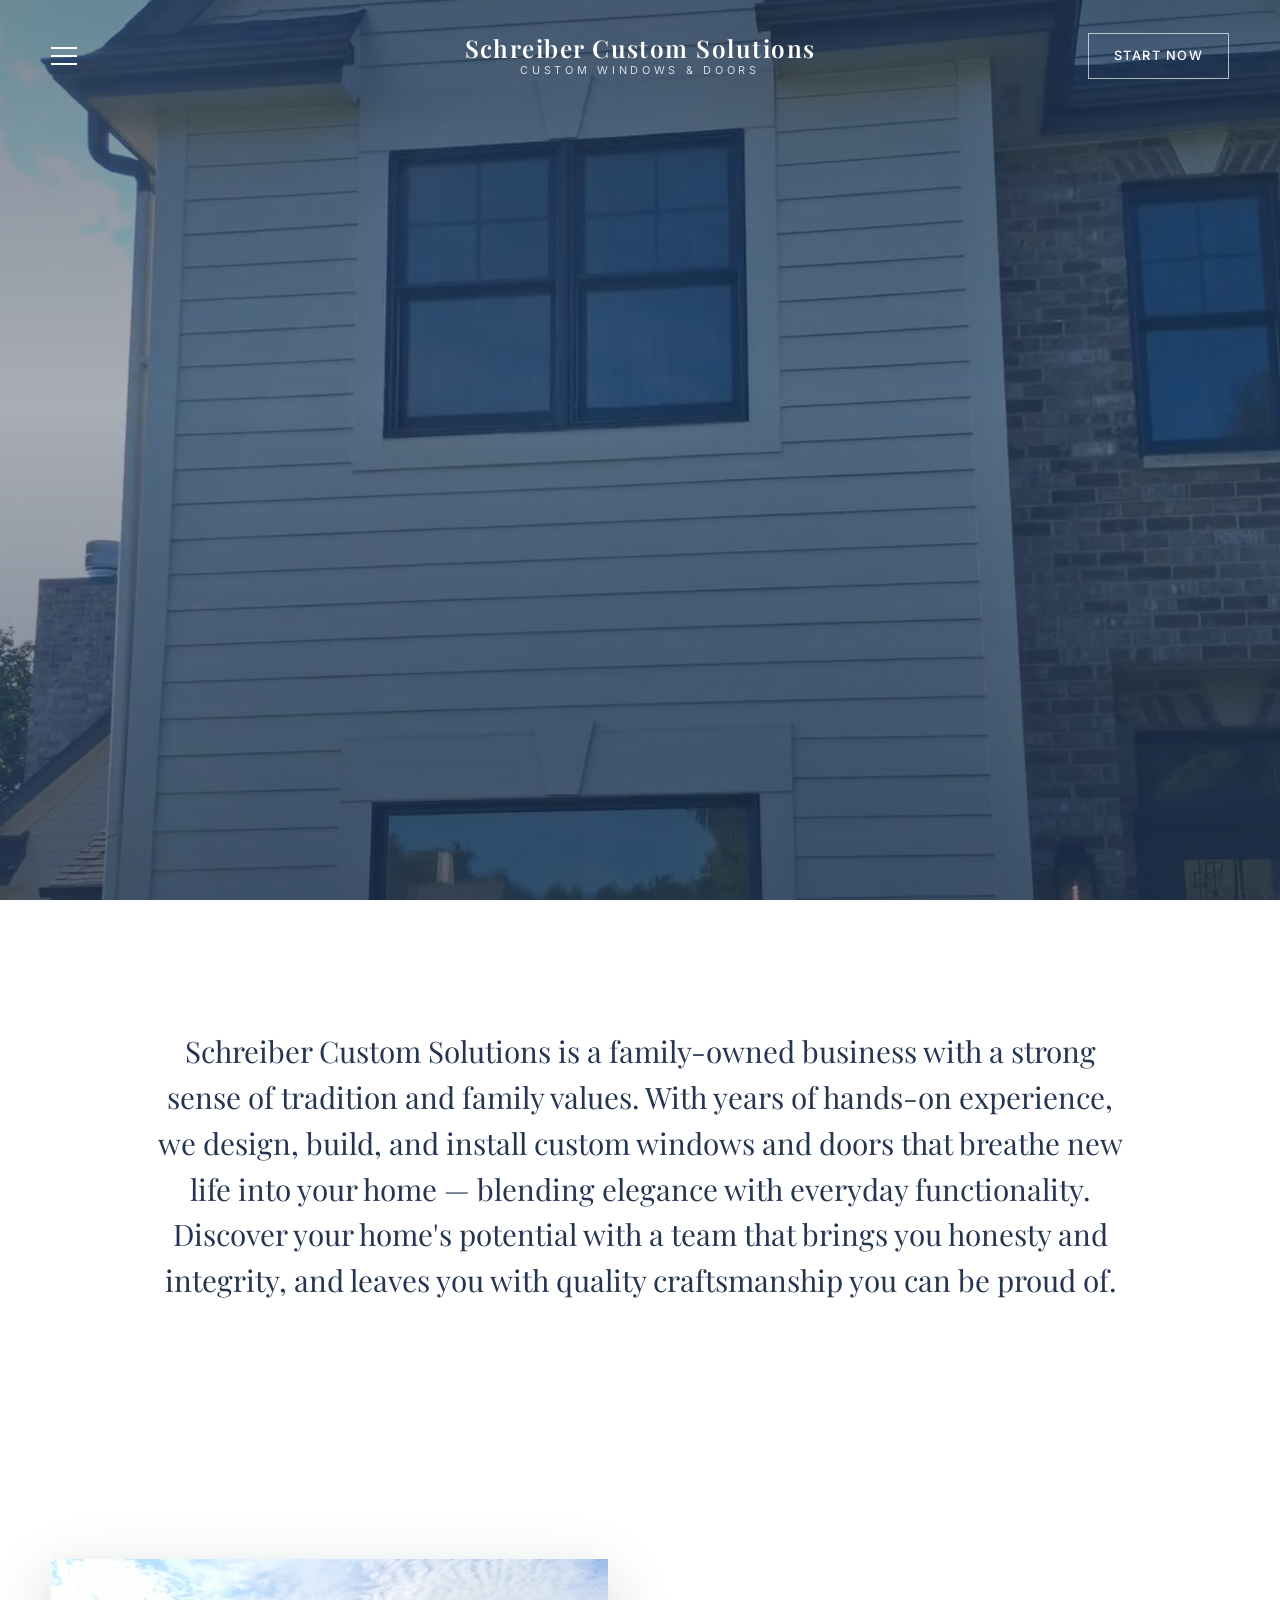
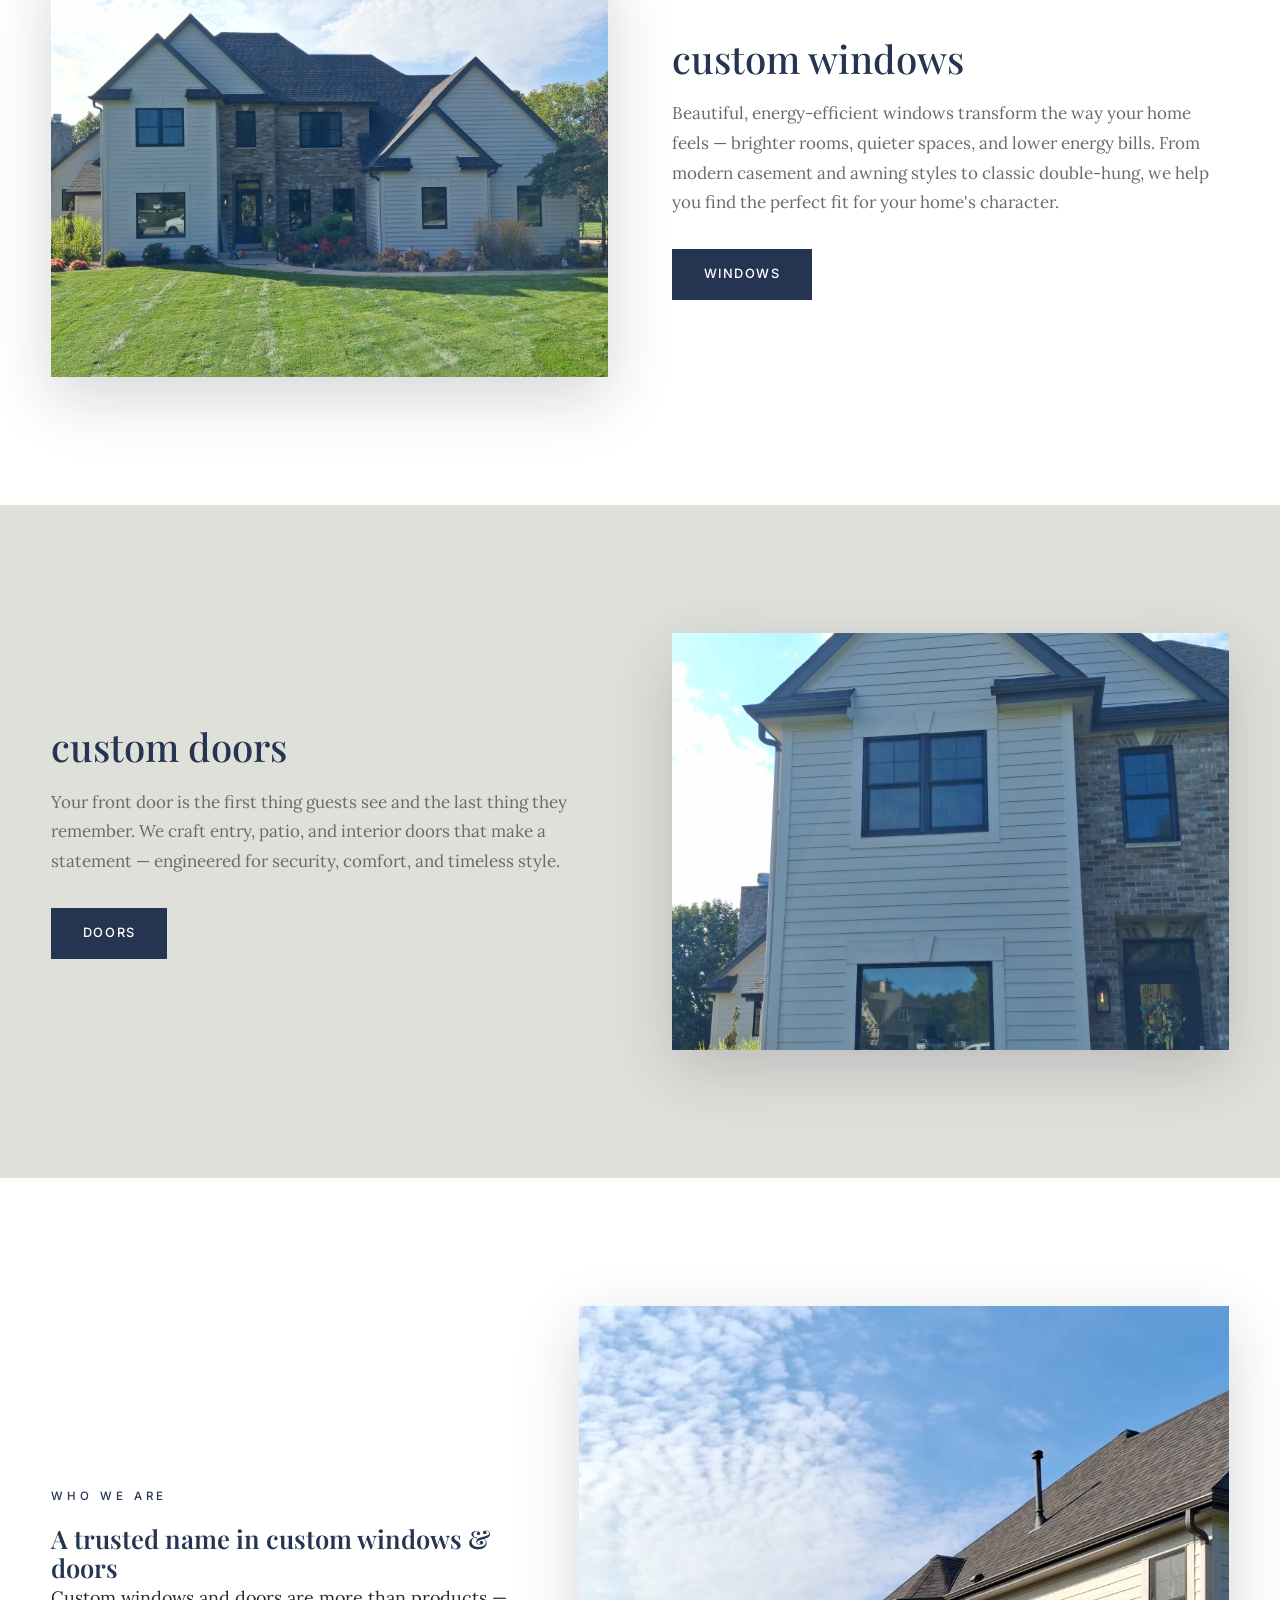
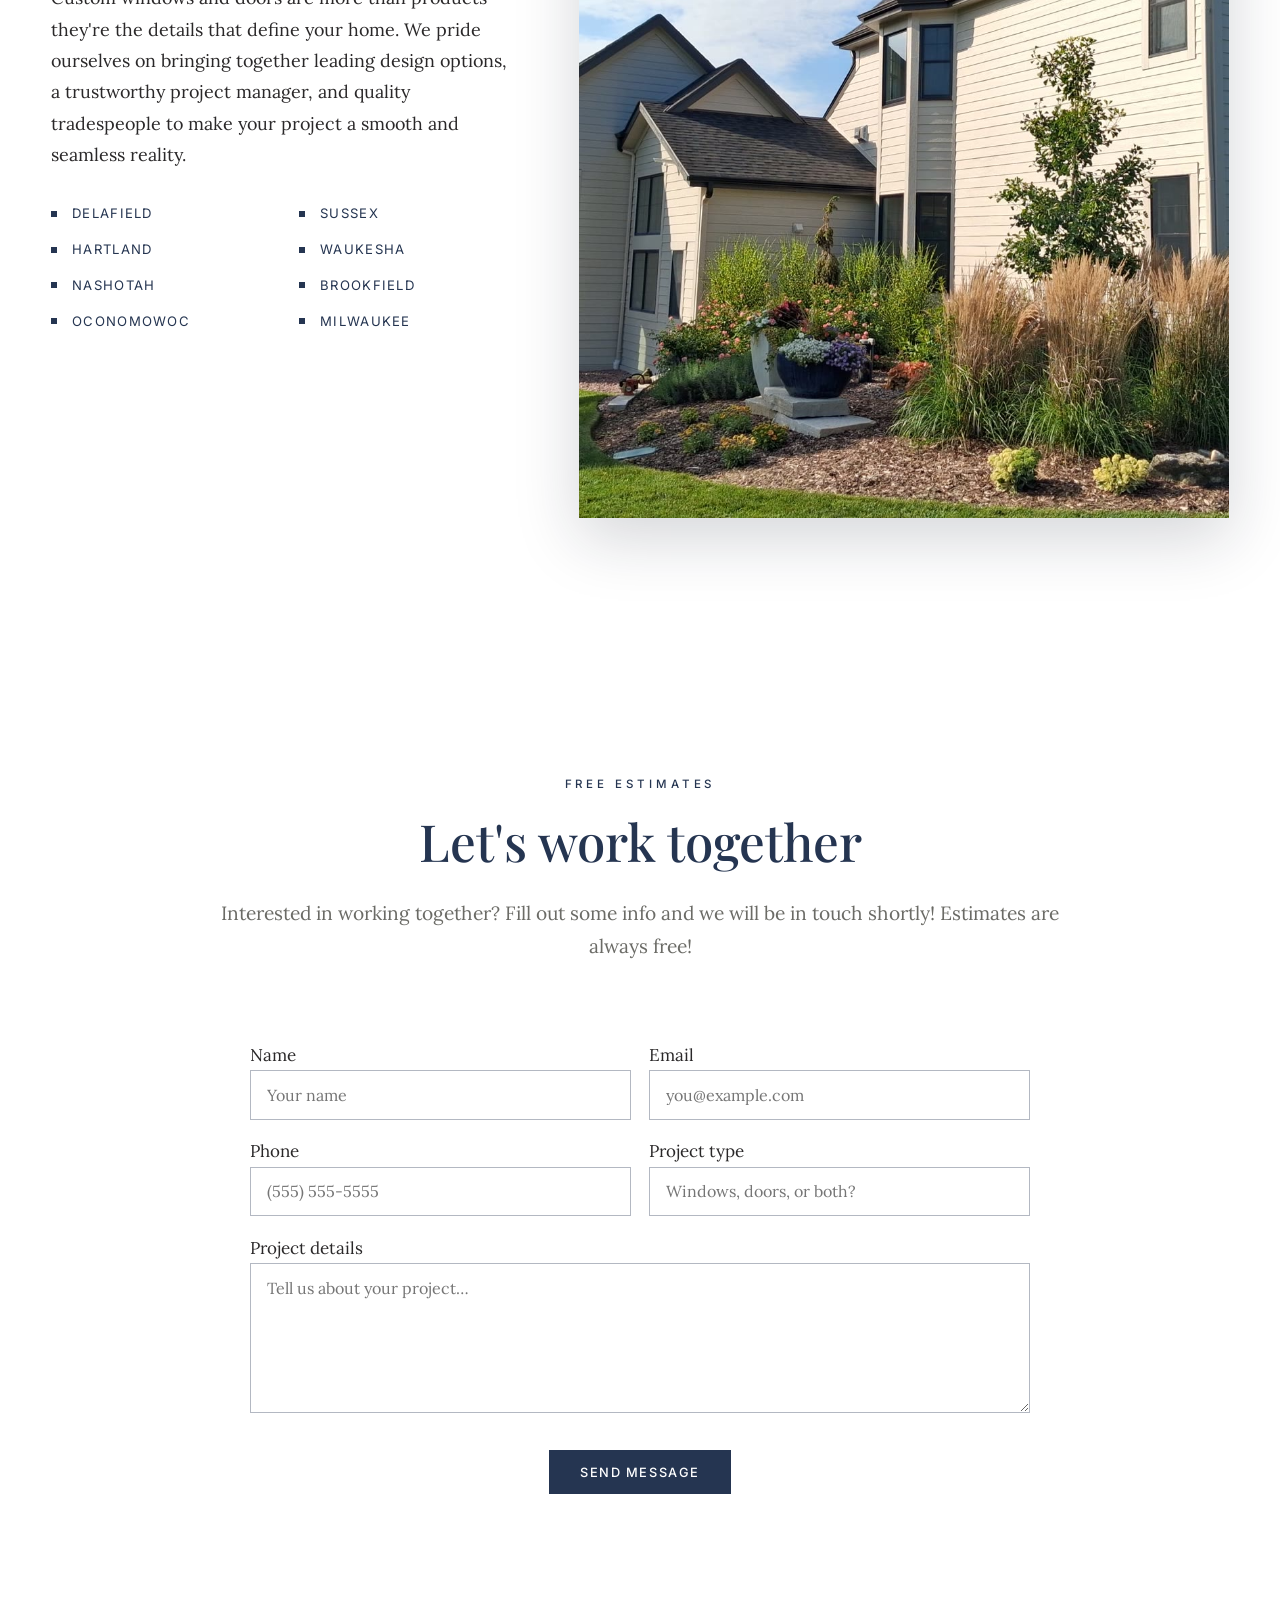
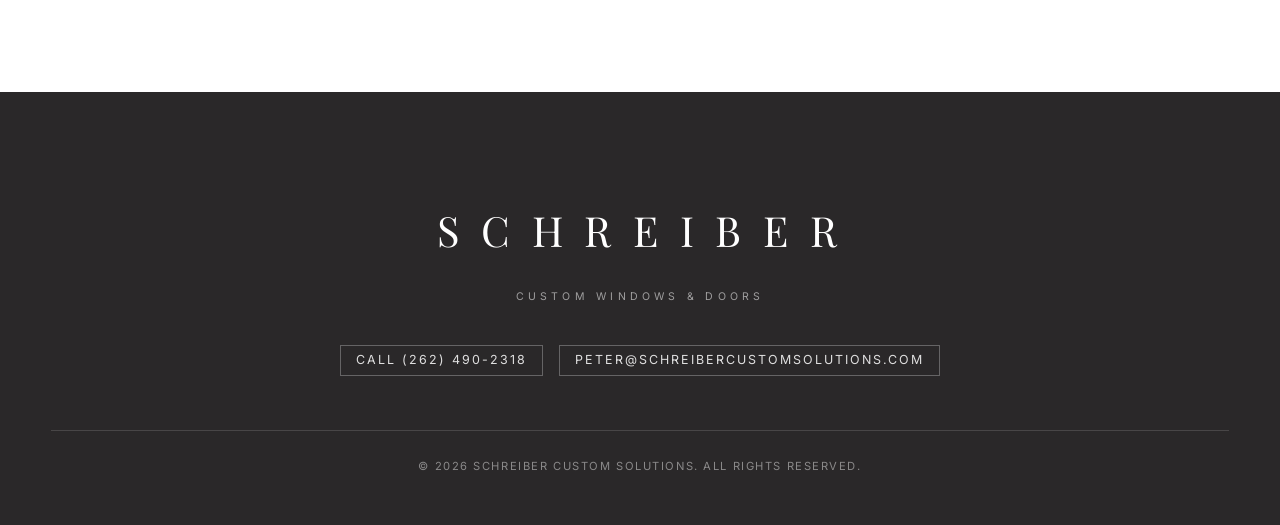
<file: index.html>
<!DOCTYPE html>
<html lang="en">
<head>
  <meta charset="UTF-8" />
  <meta name="viewport" content="width=device-width, initial-scale=1.0" />
  <title>Schreiber Custom Solutions — Custom Windows &amp; Doors</title>
  <meta name="description" content="Family-owned custom windows and doors. Design, build, and installation with honest craftsmanship. Free estimates." />
  <link rel="icon" href="data:image/svg+xml,%3Csvg xmlns='http://www.w3.org/2000/svg' viewBox='0 0 64 64'%3E%3Crect width='64' height='64' fill='%23253551'/%3E%3Ctext x='32' y='45' font-family='Georgia,serif' font-size='38' fill='%23fff' text-anchor='middle'%3ES%3C/text%3E%3C/svg%3E" />
  <link rel="preconnect" href="https://fonts.googleapis.com" />
  <link rel="preconnect" href="https://fonts.gstatic.com" crossorigin />
  <link href="https://fonts.googleapis.com/css2?family=Playfair+Display:ital,wght@0,400;0,500;0,600;1,400&family=Lora:ital,wght@0,400;0,500;1,400&family=Inter:wght@400;500;600&display=swap" rel="stylesheet" />
  <link rel="stylesheet" href="css/style.css" />
</head>
<body>

  <!-- ================= HEADER ================= -->
  <header class="site-header" id="site-header">
    <div class="header-inner">
      <button class="menu-toggle" aria-label="Open menu" aria-expanded="false">
        <span class="bar"></span><span class="bar"></span><span class="bar"></span>
      </button>

      <nav class="main-nav main-nav--left" aria-label="Primary">
        <a href="index.html" class="is-active">Home</a>
        <a href="windows.html">Windows</a>
        <a href="doors.html">Doors</a>
      </nav>

      <a href="index.html" class="brand">
        <span class="brand-name">Schreiber Custom Solutions</span>
        <span class="brand-tag">Custom Windows &amp; Doors</span>
      </a>

      <nav class="main-nav main-nav--right" aria-label="Secondary">
        <a href="testimonials.html">Testimonials</a>
        <a href="contact-us.html">Contact Us</a>
        <a href="our-story.html">Our Story</a>
        <a href="blog.html">Blog</a>
      </nav>

      <div class="header-cta">
        <a href="contact-us.html" class="btn btn-ghost">Start Now</a>
      </div>
    </div>
  </header>

  <!-- Mobile menu overlay -->
  <div class="mobile-menu" id="mobile-menu">
    <button class="mobile-menu-close" aria-label="Close menu">&times;</button>
    <a href="index.html">Home</a>
    <a href="windows.html">Windows</a>
    <a href="doors.html">Doors</a>
    <a href="testimonials.html">Testimonials</a>
    <a href="contact-us.html">Contact Us</a>
    <a href="our-story.html">Our Story</a>
    <a href="blog.html">Blog</a>
    <a href="contact-us.html" class="btn btn-light">Start Now</a>
  </div>

  <main id="page">

    <!-- ================= HERO (video background) ================= -->
    <section class="hero" aria-label="Intro">
      <div class="hero-media">
        <video autoplay muted loop playsinline poster="media/hero-poster.jpg">
          <source src="media/hero.mp4" type="video/mp4" />
        </video>
      </div>
      <div class="hero-overlay"></div>
    </section>

    <!-- ================= INTRO ================= -->
    <section class="section">
      <div class="wrap">
        <div class="intro-band" data-reveal>
          <p>
            Schreiber Custom Solutions is a family-owned business with a strong
            sense of tradition and family values. With years of hands-on
            experience, we design, build, and install custom windows and doors
            that breathe new life into your home — blending elegance with
            everyday functionality. Discover your home's potential with a team
            that brings you honesty and integrity, and leaves you with quality
            craftsmanship you can be proud of.
          </p>
        </div>
      </div>
    </section>

    <!-- ================= FEATURE: WINDOWS ================= -->
    <section class="section">
      <div class="wrap">
        <div class="feature-grid" data-reveal>
          <div class="feature-media">
            <img src="media/photo-2.jpg" alt="Custom window installation" loading="lazy" />
          </div>
          <div class="feature-copy">
            <h3>custom windows</h3>
            <p>
              Beautiful, energy-efficient windows transform the way your home
              feels — brighter rooms, quieter spaces, and lower energy bills.
              From modern casement and awning styles to classic double-hung,
              we help you find the perfect fit for your home's character.
            </p>
            <a href="windows.html" class="btn btn-primary">Windows</a>
          </div>
        </div>
      </div>
    </section>

    <!-- ================= FEATURE: DOORS ================= -->
    <section class="section section--light">
      <div class="wrap">
        <div class="feature-grid" data-reveal>
          <div class="feature-copy">
            <h3>custom doors</h3>
            <p>
              Your front door is the first thing guests see and the last thing
              they remember. We craft entry, patio, and interior doors that
              make a statement — engineered for security, comfort, and
              timeless style.
            </p>
            <a href="doors.html" class="btn btn-primary">Doors</a>
          </div>
          <div class="feature-media feature-media--second">
            <img src="media/photo-1.jpg" alt="Custom door installation" loading="lazy" />
          </div>
        </div>
      </div>
    </section>

    <!-- ================= STORY / SERVICE AREA ================= -->
    <section class="section">
      <div class="wrap">
        <div class="story-grid" data-reveal>
          <div class="story-copy">
            <span class="kicker">Who we are</span>
            <h2>A trusted name in custom windows &amp; doors</h2>
            <p>
              Custom windows and doors are more than products — they're the
              details that define your home. We pride ourselves on bringing
              together leading design options, a trustworthy project manager,
              and quality tradespeople to make your project a smooth and
              seamless reality.
            </p>
            <!-- TODO: replace service area list with Pete's real coverage -->
            <ul class="story-list">
              <li>Delafield</li>
              <li>Hartland</li>
              <li>Nashotah</li>
              <li>Oconomowoc</li>
              <li>Sussex</li>
              <li>Waukesha</li>
              <li>Brookfield</li>
              <li>Milwaukee</li>
            </ul>
          </div>
          <div class="story-media">
            <img src="media/photo-4.jpg" alt="Finished custom windows and doors project" loading="lazy" />
          </div>
        </div>
      </div>
    </section>

    <!-- ================= LET'S WORK TOGETHER ================= -->
    <section class="section" id="work-together">
      <div class="wrap">
        <div class="section-head" data-reveal>
          <span class="kicker">Free estimates</span>
          <h2>Let's work together</h2>
          <p class="lead">
            Interested in working together? Fill out some info and we will be
            in touch shortly! Estimates are always free!
          </p>
        </div>

        <form class="contact-form form-grid" data-reveal novalidate>
          <label class="form-field">
            <span>Name</span>
            <input type="text" name="name" placeholder="Your name" required />
          </label>
          <label class="form-field">
            <span>Email</span>
            <input type="email" name="email" placeholder="you@example.com" required />
          </label>
          <label class="form-field">
            <span>Phone</span>
            <input type="tel" name="phone" placeholder="(555) 555-5555" />
          </label>
          <label class="form-field">
            <span>Project type</span>
            <input type="text" name="project" placeholder="Windows, doors, or both?" />
          </label>
          <label class="form-field form-field--full">
            <span>Project details</span>
            <textarea name="message" placeholder="Tell us about your project…"></textarea>
          </label>
          <div class="form-actions">
            <button type="submit" class="btn btn-primary">Send Message</button>
          </div>
          <p class="form-status" aria-live="polite"></p>
        </form>
      </div>
    </section>

  </main>

  <!-- ================= FOOTER ================= -->
  <footer class="site-footer">
    <div class="wrap">
      <div class="footer-brand">S C H R E I B E R</div>
      <div class="footer-tag">Custom Windows &amp; Doors</div>
      <div class="footer-contact">
        <!-- Contact details are set in js/main.js (SITE_CONFIG) -->
        <a href="tel:+12624902318" data-phone-link>Call (262) 490-2318</a>
        <a href="mailto:peter@schreibercustomsolutions.com" data-email-link>peter@schreibercustomsolutions.com</a>
      </div>
      <div class="footer-bottom">© 2026 Schreiber Custom Solutions. All rights reserved.</div>
    </div>
  </footer>

  <script src="js/main.js"></script>
</body>
</html>
</file>
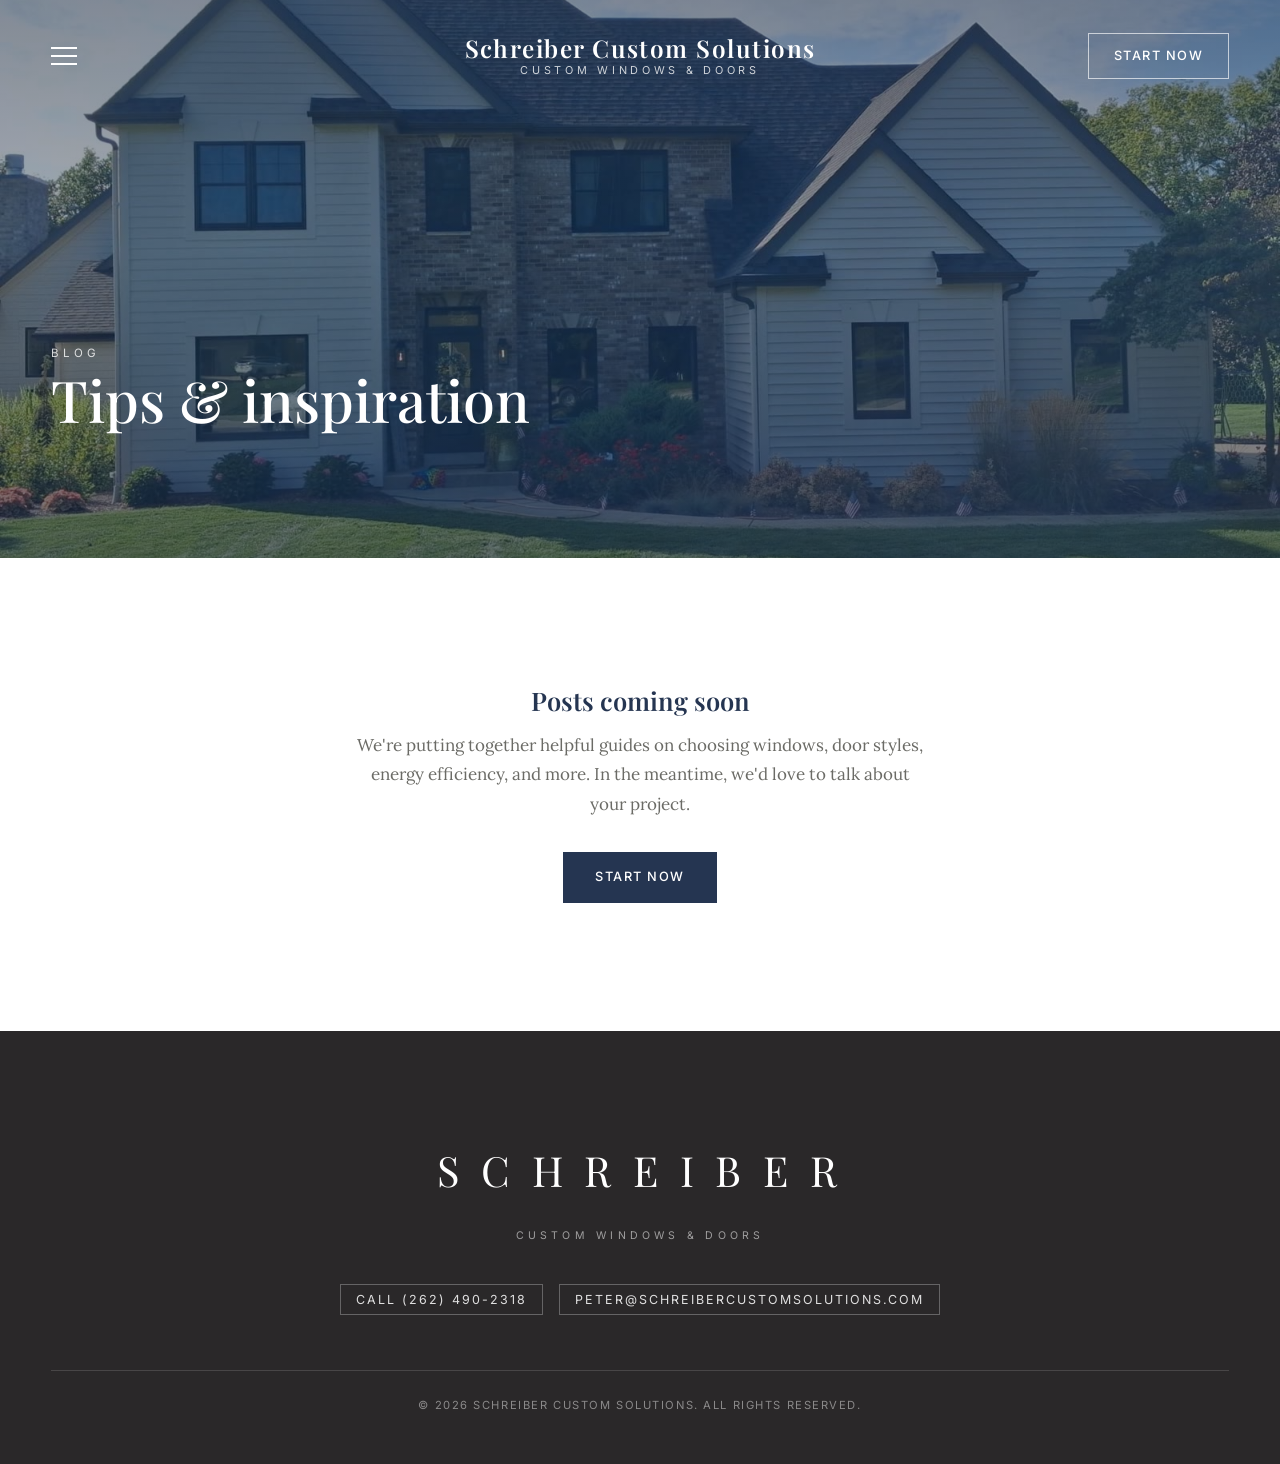
<file: blog.html>
<!DOCTYPE html>
<html lang="en">
<head>
  <meta charset="UTF-8" />
  <meta name="viewport" content="width=device-width, initial-scale=1.0" />
  <title>Blog — Schreiber Custom Solutions</title>
  <meta name="description" content="Tips and inspiration for choosing custom windows and doors." />
  <link rel="icon" href="data:image/svg+xml,%3Csvg xmlns='http://www.w3.org/2000/svg' viewBox='0 0 64 64'%3E%3Crect width='64' height='64' fill='%23253551'/%3E%3Ctext x='32' y='45' font-family='Georgia,serif' font-size='38' fill='%23fff' text-anchor='middle'%3ES%3C/text%3E%3C/svg%3E" />
  <link rel="preconnect" href="https://fonts.googleapis.com" />
  <link rel="preconnect" href="https://fonts.gstatic.com" crossorigin />
  <link href="https://fonts.googleapis.com/css2?family=Playfair+Display:ital,wght@0,400;0,500;0,600;1,400&family=Lora:ital,wght@0,400;0,500;1,400&family=Inter:wght@400;500;600&display=swap" rel="stylesheet" />
  <link rel="stylesheet" href="css/style.css" />
</head>
<body>

  <!-- ================= HEADER ================= -->
  <header class="site-header">
    <div class="header-inner">
      <button class="menu-toggle" aria-label="Open menu" aria-expanded="false">
        <span class="bar"></span><span class="bar"></span><span class="bar"></span>
      </button>

      <nav class="main-nav main-nav--left" aria-label="Primary">
        <a href="index.html">Home</a>
        <a href="windows.html">Windows</a>
        <a href="doors.html">Doors</a>
      </nav>

      <a href="index.html" class="brand">
        <span class="brand-name">Schreiber Custom Solutions</span>
        <span class="brand-tag">Custom Windows &amp; Doors</span>
      </a>

      <nav class="main-nav main-nav--right" aria-label="Secondary">
        <a href="testimonials.html">Testimonials</a>
        <a href="contact-us.html">Contact Us</a>
        <a href="our-story.html">Our Story</a>
        <a href="blog.html" class="is-active">Blog</a>
      </nav>

      <div class="header-cta">
        <a href="contact-us.html" class="btn btn-ghost">Start Now</a>
      </div>
    </div>
  </header>

  <!-- Mobile menu overlay -->
  <div class="mobile-menu">
    <button class="mobile-menu-close" aria-label="Close menu">&times;</button>
    <a href="index.html">Home</a>
    <a href="windows.html">Windows</a>
    <a href="doors.html">Doors</a>
    <a href="testimonials.html">Testimonials</a>
    <a href="contact-us.html">Contact Us</a>
    <a href="our-story.html">Our Story</a>
    <a href="blog.html">Blog</a>
    <a href="contact-us.html" class="btn btn-light">Start Now</a>
  </div>

  <main id="page">

    <!-- ================= HERO ================= -->
    <section class="hero hero--page" aria-label="Blog">
      <div class="hero-media">
        <img src="media/photo-2.jpg" alt="Custom windows and doors tips" />
      </div>
      <div class="hero-overlay"></div>
      <div class="hero-content">
        <span class="hero-kicker">Blog</span>
        <h1>Tips &amp; inspiration</h1>
      </div>
    </section>

    <!-- ================= BLOG (placeholder) ================= -->
    <!-- TODO: add real posts here. Each post can be a simple article card
         linking to its own page, or replace this section with a CMS. -->
    <section class="blog-empty">
      <div class="wrap">
        <h2>Posts coming soon</h2>
        <p>
          We're putting together helpful guides on choosing windows, door
          styles, energy efficiency, and more. In the meantime, we'd love to
          talk about your project.
        </p>
        <p style="margin-top: 2rem">
          <a href="contact-us.html" class="btn btn-primary">Start Now</a>
        </p>
      </div>
    </section>

  </main>

  <!-- ================= FOOTER ================= -->
  <footer class="site-footer">
    <div class="wrap">
      <div class="footer-brand">S C H R E I B E R</div>
      <div class="footer-tag">Custom Windows &amp; Doors</div>
      <div class="footer-contact">
        <!-- Contact details are set in js/main.js (SITE_CONFIG) -->
        <a href="tel:+12624902318" data-phone-link>Call (262) 490-2318</a>
        <a href="mailto:peter@schreibercustomsolutions.com" data-email-link>peter@schreibercustomsolutions.com</a>
      </div>
      <div class="footer-bottom">© 2026 Schreiber Custom Solutions. All rights reserved.</div>
    </div>
  </footer>

  <script src="js/main.js"></script>
</body>
</html>
</file>
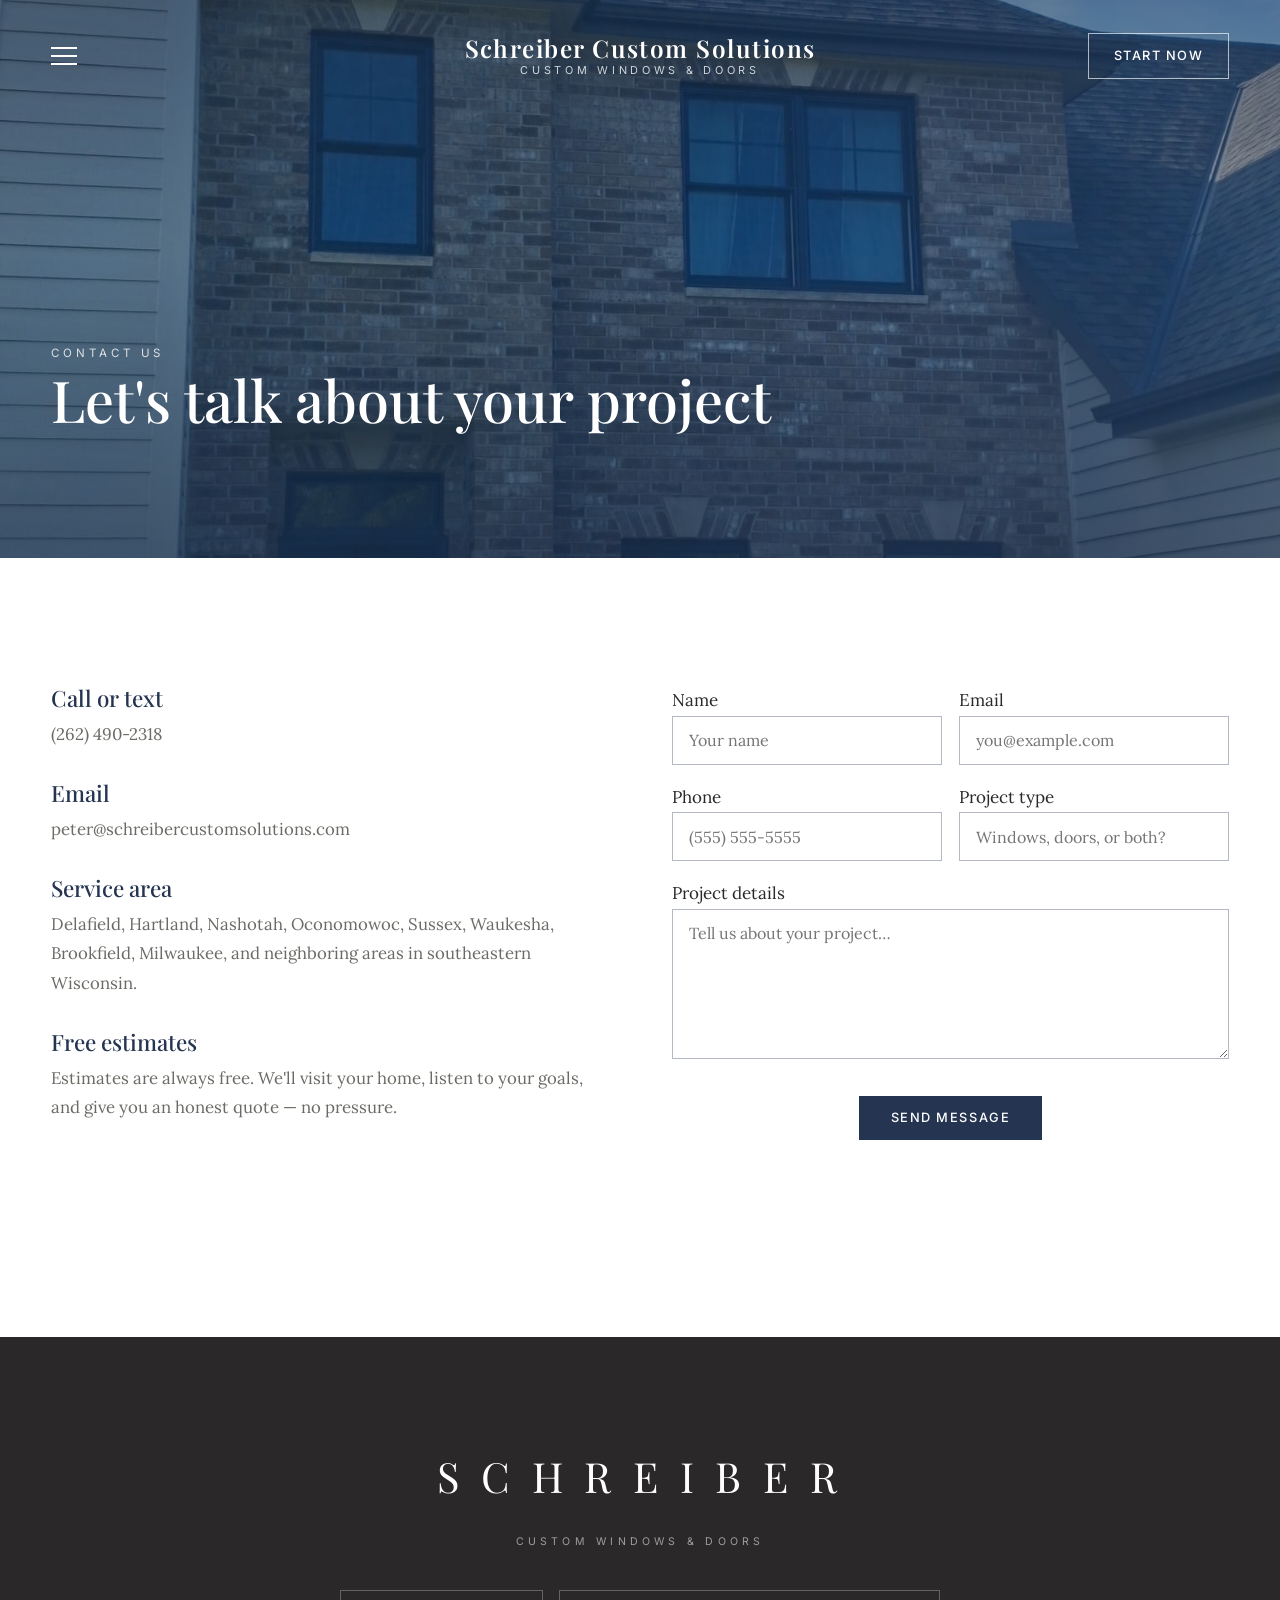
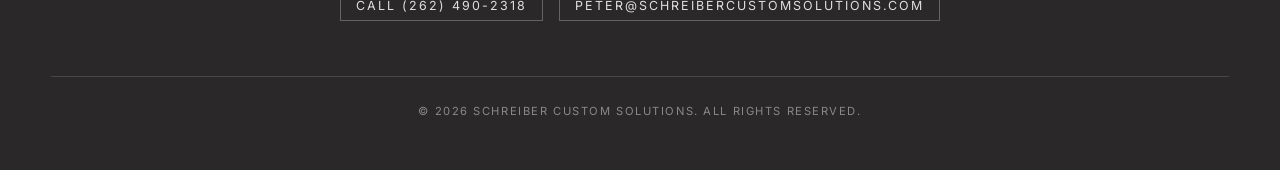
<file: contact-us.html>
<!DOCTYPE html>
<html lang="en">
<head>
  <meta charset="UTF-8" />
  <meta name="viewport" content="width=device-width, initial-scale=1.0" />
  <title>Contact Us — Schreiber Custom Solutions</title>
  <meta name="description" content="Contact Schreiber Custom Solutions for a free estimate on custom windows and doors." />
  <link rel="icon" href="data:image/svg+xml,%3Csvg xmlns='http://www.w3.org/2000/svg' viewBox='0 0 64 64'%3E%3Crect width='64' height='64' fill='%23253551'/%3E%3Ctext x='32' y='45' font-family='Georgia,serif' font-size='38' fill='%23fff' text-anchor='middle'%3ES%3C/text%3E%3C/svg%3E" />
  <link rel="preconnect" href="https://fonts.googleapis.com" />
  <link rel="preconnect" href="https://fonts.gstatic.com" crossorigin />
  <link href="https://fonts.googleapis.com/css2?family=Playfair+Display:ital,wght@0,400;0,500;0,600;1,400&family=Lora:ital,wght@0,400;0,500;1,400&family=Inter:wght@400;500;600&display=swap" rel="stylesheet" />
  <link rel="stylesheet" href="css/style.css" />
</head>
<body>

  <!-- ================= HEADER ================= -->
  <header class="site-header">
    <div class="header-inner">
      <button class="menu-toggle" aria-label="Open menu" aria-expanded="false">
        <span class="bar"></span><span class="bar"></span><span class="bar"></span>
      </button>

      <nav class="main-nav main-nav--left" aria-label="Primary">
        <a href="index.html">Home</a>
        <a href="windows.html">Windows</a>
        <a href="doors.html">Doors</a>
      </nav>

      <a href="index.html" class="brand">
        <span class="brand-name">Schreiber Custom Solutions</span>
        <span class="brand-tag">Custom Windows &amp; Doors</span>
      </a>

      <nav class="main-nav main-nav--right" aria-label="Secondary">
        <a href="testimonials.html">Testimonials</a>
        <a href="contact-us.html" class="is-active">Contact Us</a>
        <a href="our-story.html">Our Story</a>
        <a href="blog.html">Blog</a>
      </nav>

      <div class="header-cta">
        <a href="contact-us.html" class="btn btn-ghost">Start Now</a>
      </div>
    </div>
  </header>

  <!-- Mobile menu overlay -->
  <div class="mobile-menu">
    <button class="mobile-menu-close" aria-label="Close menu">&times;</button>
    <a href="index.html">Home</a>
    <a href="windows.html">Windows</a>
    <a href="doors.html">Doors</a>
    <a href="testimonials.html">Testimonials</a>
    <a href="contact-us.html">Contact Us</a>
    <a href="our-story.html">Our Story</a>
    <a href="blog.html">Blog</a>
    <a href="contact-us.html" class="btn btn-light">Start Now</a>
  </div>

  <main id="page">

    <!-- ================= HERO ================= -->
    <section class="hero hero--page" aria-label="Contact us">
      <div class="hero-media">
        <img src="media/photo-3.jpg" alt="Custom windows and doors project" />
      </div>
      <div class="hero-overlay"></div>
      <div class="hero-content">
        <span class="hero-kicker">Contact Us</span>
        <h1>Let's talk about your project</h1>
      </div>
    </section>

    <!-- ================= CONTACT ================= -->
    <section class="section">
      <div class="wrap">
        <div class="contact-grid" data-reveal>
          <div>
            <div class="contact-block">
              <h3>Call or text</h3>
              <!-- set in js/main.js (SITE_CONFIG) -->
              <p><a href="tel:+12624902318" data-phone-link>(262) 490-2318</a></p>
            </div>

            <div class="contact-block">
              <h3>Email</h3>
              <!-- set in js/main.js (SITE_CONFIG) -->
              <p><a href="mailto:peter@schreibercustomsolutions.com" data-email-link>peter@schreibercustomsolutions.com</a></p>
            </div>

            <div class="contact-block">
              <h3>Service area</h3>
              <!-- TODO: replace with Pete's real coverage -->
              <p>
                Delafield, Hartland, Nashotah, Oconomowoc, Sussex, Waukesha,
                Brookfield, Milwaukee, and neighboring areas in southeastern
                Wisconsin.
              </p>
            </div>

            <div class="contact-block">
              <h3>Free estimates</h3>
              <p>
                Estimates are always free. We'll visit your home, listen to
                your goals, and give you an honest quote — no pressure.
              </p>
            </div>
          </div>

          <form class="contact-form form-grid" novalidate>
            <label class="form-field">
              <span>Name</span>
              <input type="text" name="name" placeholder="Your name" required />
            </label>
            <label class="form-field">
              <span>Email</span>
              <input type="email" name="email" placeholder="you@example.com" required />
            </label>
            <label class="form-field">
              <span>Phone</span>
              <input type="tel" name="phone" placeholder="(555) 555-5555" />
            </label>
            <label class="form-field">
              <span>Project type</span>
              <input type="text" name="project" placeholder="Windows, doors, or both?" />
            </label>
            <label class="form-field form-field--full">
              <span>Project details</span>
              <textarea name="message" placeholder="Tell us about your project…"></textarea>
            </label>
            <div class="form-actions">
              <button type="submit" class="btn btn-primary">Send Message</button>
            </div>
            <p class="form-status" aria-live="polite"></p>
          </form>
        </div>
      </div>
    </section>

  </main>

  <!-- ================= FOOTER ================= -->
  <footer class="site-footer">
    <div class="wrap">
      <div class="footer-brand">S C H R E I B E R</div>
      <div class="footer-tag">Custom Windows &amp; Doors</div>
      <div class="footer-contact">
        <!-- Contact details are set in js/main.js (SITE_CONFIG) -->
        <a href="tel:+12624902318" data-phone-link>Call (262) 490-2318</a>
        <a href="mailto:peter@schreibercustomsolutions.com" data-email-link>peter@schreibercustomsolutions.com</a>
      </div>
      <div class="footer-bottom">© 2026 Schreiber Custom Solutions. All rights reserved.</div>
    </div>
  </footer>

  <script src="js/main.js"></script>
</body>
</html>
</file>
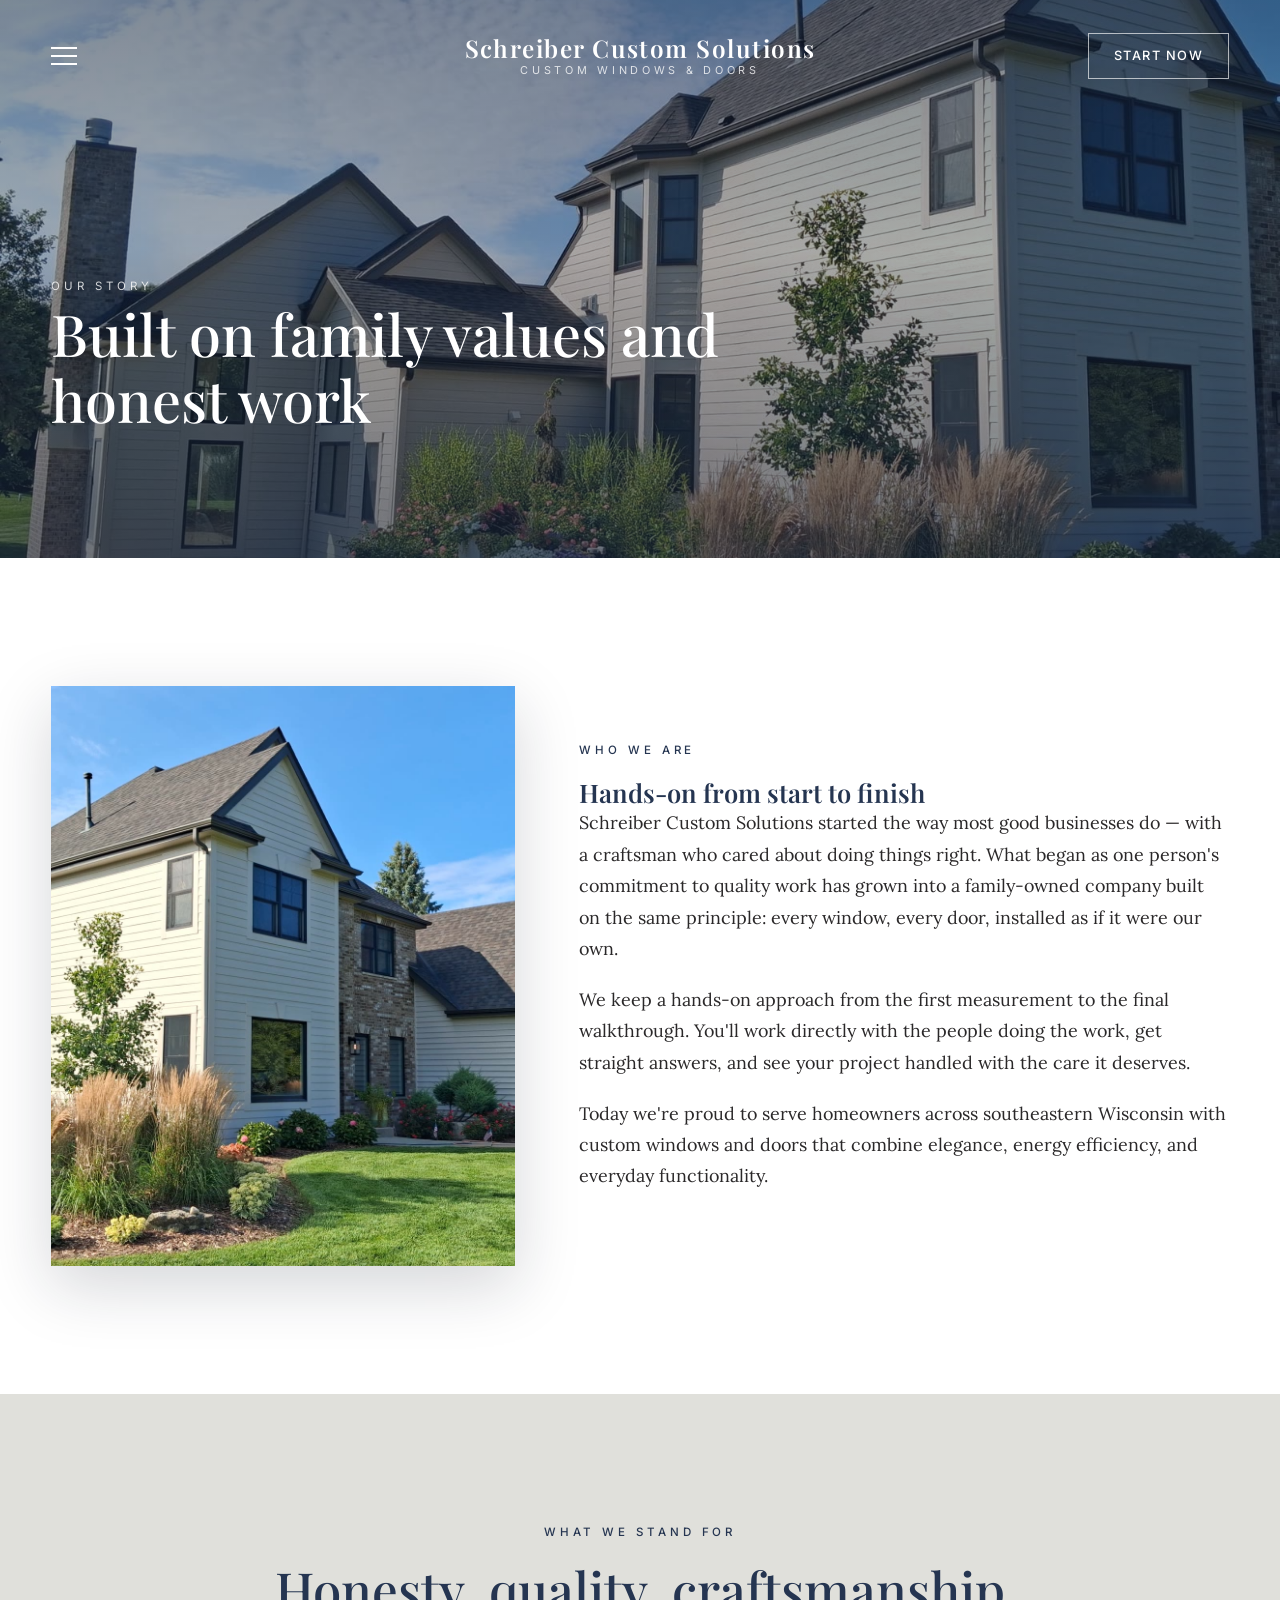
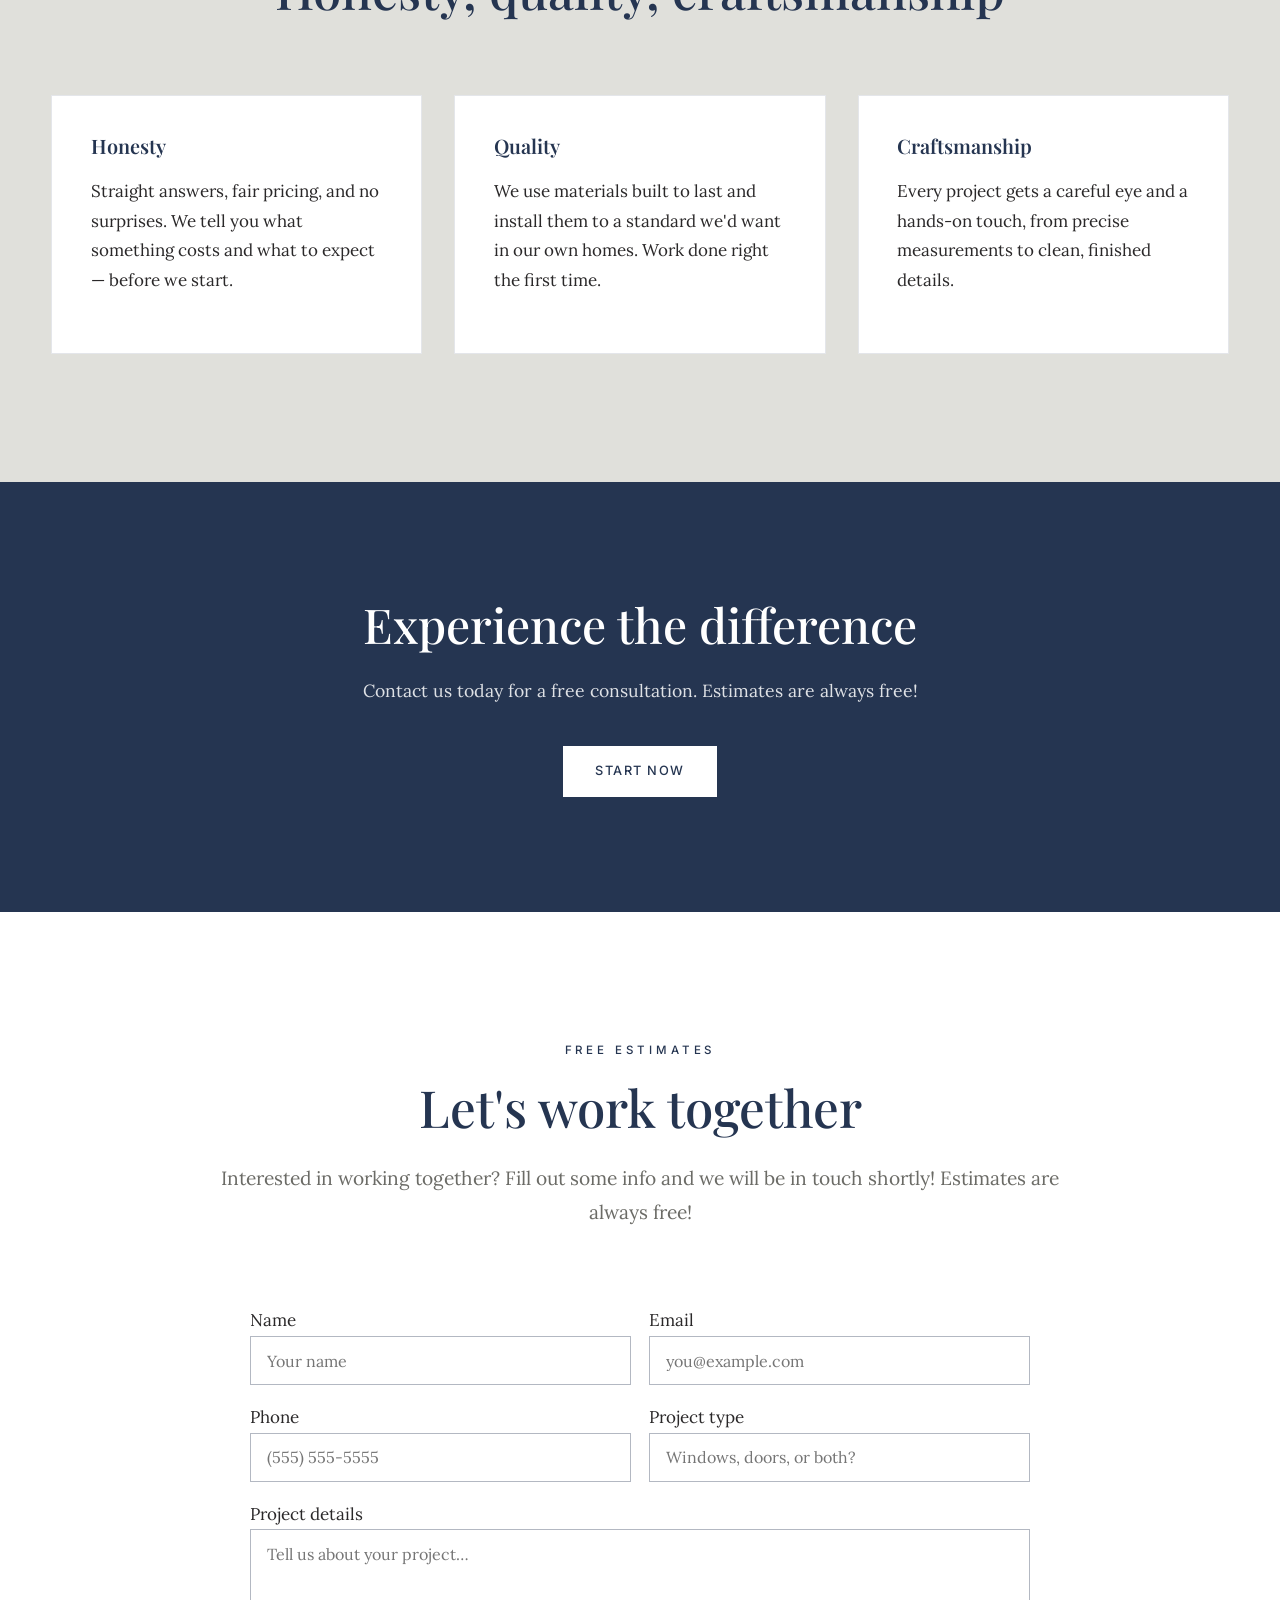
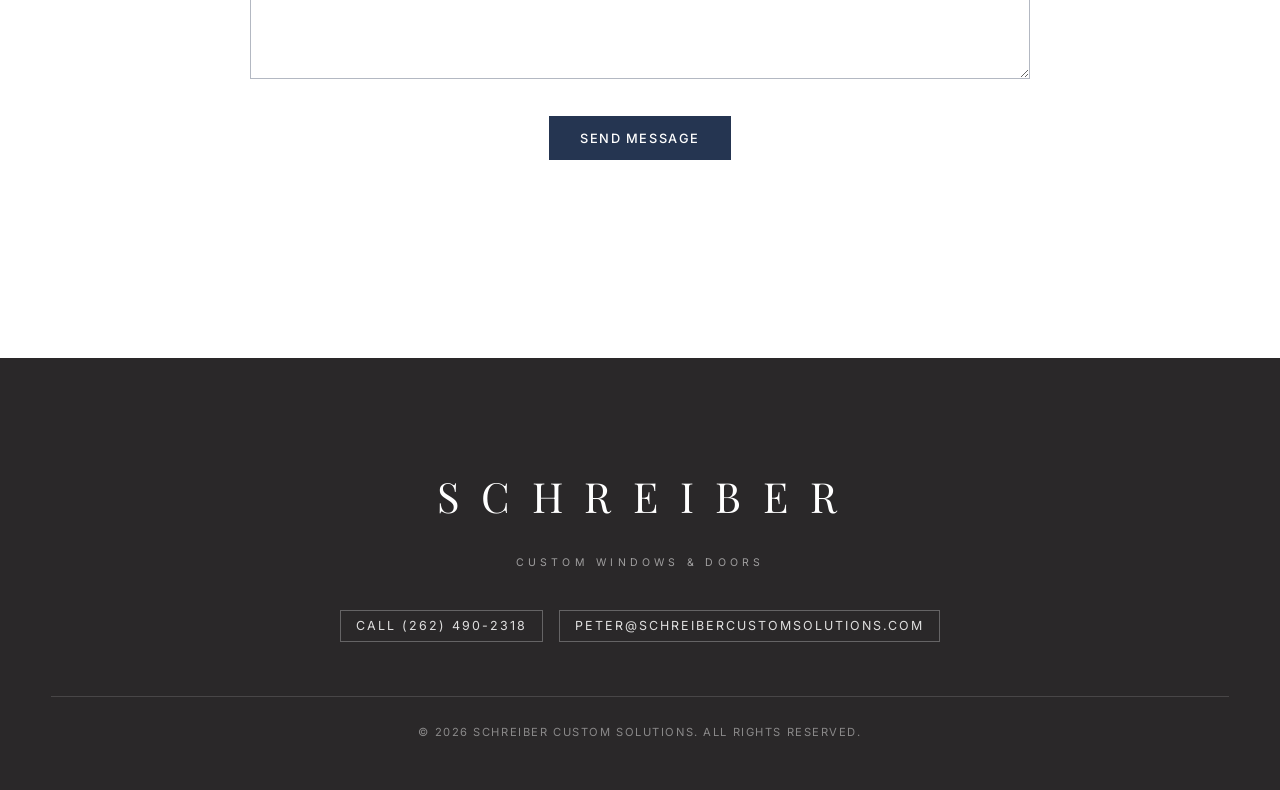
<file: our-story.html>
<!DOCTYPE html>
<html lang="en">
<head>
  <meta charset="UTF-8" />
  <meta name="viewport" content="width=device-width, initial-scale=1.0" />
  <title>Our Story — Schreiber Custom Solutions</title>
  <meta name="description" content="The story behind Schreiber Custom Solutions — a family-owned custom windows and doors company." />
  <link rel="icon" href="data:image/svg+xml,%3Csvg xmlns='http://www.w3.org/2000/svg' viewBox='0 0 64 64'%3E%3Crect width='64' height='64' fill='%23253551'/%3E%3Ctext x='32' y='45' font-family='Georgia,serif' font-size='38' fill='%23fff' text-anchor='middle'%3ES%3C/text%3E%3C/svg%3E" />
  <link rel="preconnect" href="https://fonts.googleapis.com" />
  <link rel="preconnect" href="https://fonts.gstatic.com" crossorigin />
  <link href="https://fonts.googleapis.com/css2?family=Playfair+Display:ital,wght@0,400;0,500;0,600;1,400&family=Lora:ital,wght@0,400;0,500;1,400&family=Inter:wght@400;500;600&display=swap" rel="stylesheet" />
  <link rel="stylesheet" href="css/style.css" />
</head>
<body>

  <!-- ================= HEADER ================= -->
  <header class="site-header">
    <div class="header-inner">
      <button class="menu-toggle" aria-label="Open menu" aria-expanded="false">
        <span class="bar"></span><span class="bar"></span><span class="bar"></span>
      </button>

      <nav class="main-nav main-nav--left" aria-label="Primary">
        <a href="index.html">Home</a>
        <a href="windows.html">Windows</a>
        <a href="doors.html">Doors</a>
      </nav>

      <a href="index.html" class="brand">
        <span class="brand-name">Schreiber Custom Solutions</span>
        <span class="brand-tag">Custom Windows &amp; Doors</span>
      </a>

      <nav class="main-nav main-nav--right" aria-label="Secondary">
        <a href="testimonials.html">Testimonials</a>
        <a href="contact-us.html">Contact Us</a>
        <a href="our-story.html" class="is-active">Our Story</a>
        <a href="blog.html">Blog</a>
      </nav>

      <div class="header-cta">
        <a href="contact-us.html" class="btn btn-ghost">Start Now</a>
      </div>
    </div>
  </header>

  <!-- Mobile menu overlay -->
  <div class="mobile-menu">
    <button class="mobile-menu-close" aria-label="Close menu">&times;</button>
    <a href="index.html">Home</a>
    <a href="windows.html">Windows</a>
    <a href="doors.html">Doors</a>
    <a href="testimonials.html">Testimonials</a>
    <a href="contact-us.html">Contact Us</a>
    <a href="our-story.html">Our Story</a>
    <a href="blog.html">Blog</a>
    <a href="contact-us.html" class="btn btn-light">Start Now</a>
  </div>

  <main id="page">

    <!-- ================= HERO ================= -->
    <section class="hero hero--page" aria-label="Our story">
      <div class="hero-media">
        <img src="media/photo-4.jpg" alt="Craftsmanship in custom windows and doors" />
      </div>
      <div class="hero-overlay"></div>
      <div class="hero-content">
        <span class="hero-kicker">Our Story</span>
        <h1>Built on family values and honest work</h1>
      </div>
    </section>

    <!-- ================= STORY ================= -->
    <section class="section">
      <div class="wrap">
        <div class="story-grid" data-reveal>
          <div class="story-media">
            <img src="media/photo-5.jpg" alt="Schreiber Custom Solutions team at work" loading="lazy" />
          </div>
          <div class="story-copy">
            <span class="kicker">Who we are</span>
            <h2>Hands-on from start to finish</h2>
            <!-- TODO: personalize this with Pete's real story -->
            <p>
              Schreiber Custom Solutions started the way most good businesses
              do — with a craftsman who cared about doing things right. What
              began as one person's commitment to quality work has grown into
              a family-owned company built on the same principle: every
              window, every door, installed as if it were our own.
            </p>
            <p>
              We keep a hands-on approach from the first measurement to the
              final walkthrough. You'll work directly with the people doing
              the work, get straight answers, and see your project handled
              with the care it deserves.
            </p>
            <p>
              Today we're proud to serve homeowners across southeastern
              Wisconsin with custom windows and doors that combine elegance,
              energy efficiency, and everyday functionality.
            </p>
          </div>
        </div>
      </div>
    </section>

    <!-- ================= VALUES ================= -->
    <section class="section section--light">
      <div class="wrap">
        <div class="section-head" data-reveal>
          <span class="kicker">What we stand for</span>
          <h2>Honesty, quality, craftsmanship</h2>
        </div>
        <div class="testimonial-grid" data-reveal>
          <article class="testimonial">
            <h3>Honesty</h3>
            <p>
              Straight answers, fair pricing, and no surprises. We tell you
              what something costs and what to expect — before we start.
            </p>
          </article>
          <article class="testimonial">
            <h3>Quality</h3>
            <p>
              We use materials built to last and install them to a standard
              we'd want in our own homes. Work done right the first time.
            </p>
          </article>
          <article class="testimonial">
            <h3>Craftsmanship</h3>
            <p>
              Every project gets a careful eye and a hands-on touch, from
              precise measurements to clean, finished details.
            </p>
          </article>
        </div>
      </div>
    </section>

    <!-- ================= CTA ================= -->
    <section class="cta-band">
      <div class="wrap" data-reveal>
        <h2>Experience the difference</h2>
        <p>
          Contact us today for a free consultation. Estimates are always free!
        </p>
        <a href="contact-us.html" class="btn btn-light">Start Now</a>
      </div>
    </section>

    <!-- ================= LET'S WORK TOGETHER ================= -->
    <section class="section" id="work-together">
      <div class="wrap">
        <div class="section-head" data-reveal>
          <span class="kicker">Free estimates</span>
          <h2>Let's work together</h2>
          <p class="lead">
            Interested in working together? Fill out some info and we will be
            in touch shortly! Estimates are always free!
          </p>
        </div>

        <form class="contact-form form-grid" data-reveal novalidate>
          <label class="form-field">
            <span>Name</span>
            <input type="text" name="name" placeholder="Your name" required />
          </label>
          <label class="form-field">
            <span>Email</span>
            <input type="email" name="email" placeholder="you@example.com" required />
          </label>
          <label class="form-field">
            <span>Phone</span>
            <input type="tel" name="phone" placeholder="(555) 555-5555" />
          </label>
          <label class="form-field">
            <span>Project type</span>
            <input type="text" name="project" placeholder="Windows, doors, or both?" />
          </label>
          <label class="form-field form-field--full">
            <span>Project details</span>
            <textarea name="message" placeholder="Tell us about your project…"></textarea>
          </label>
          <div class="form-actions">
            <button type="submit" class="btn btn-primary">Send Message</button>
          </div>
          <p class="form-status" aria-live="polite"></p>
        </form>
      </div>
    </section>

  </main>

  <!-- ================= FOOTER ================= -->
  <footer class="site-footer">
    <div class="wrap">
      <div class="footer-brand">S C H R E I B E R</div>
      <div class="footer-tag">Custom Windows &amp; Doors</div>
      <div class="footer-contact">
        <!-- Contact details are set in js/main.js (SITE_CONFIG) -->
        <a href="tel:+12624902318" data-phone-link>Call (262) 490-2318</a>
        <a href="mailto:peter@schreibercustomsolutions.com" data-email-link>peter@schreibercustomsolutions.com</a>
      </div>
      <div class="footer-bottom">© 2026 Schreiber Custom Solutions. All rights reserved.</div>
    </div>
  </footer>

  <script src="js/main.js"></script>
</body>
</html>
</file>
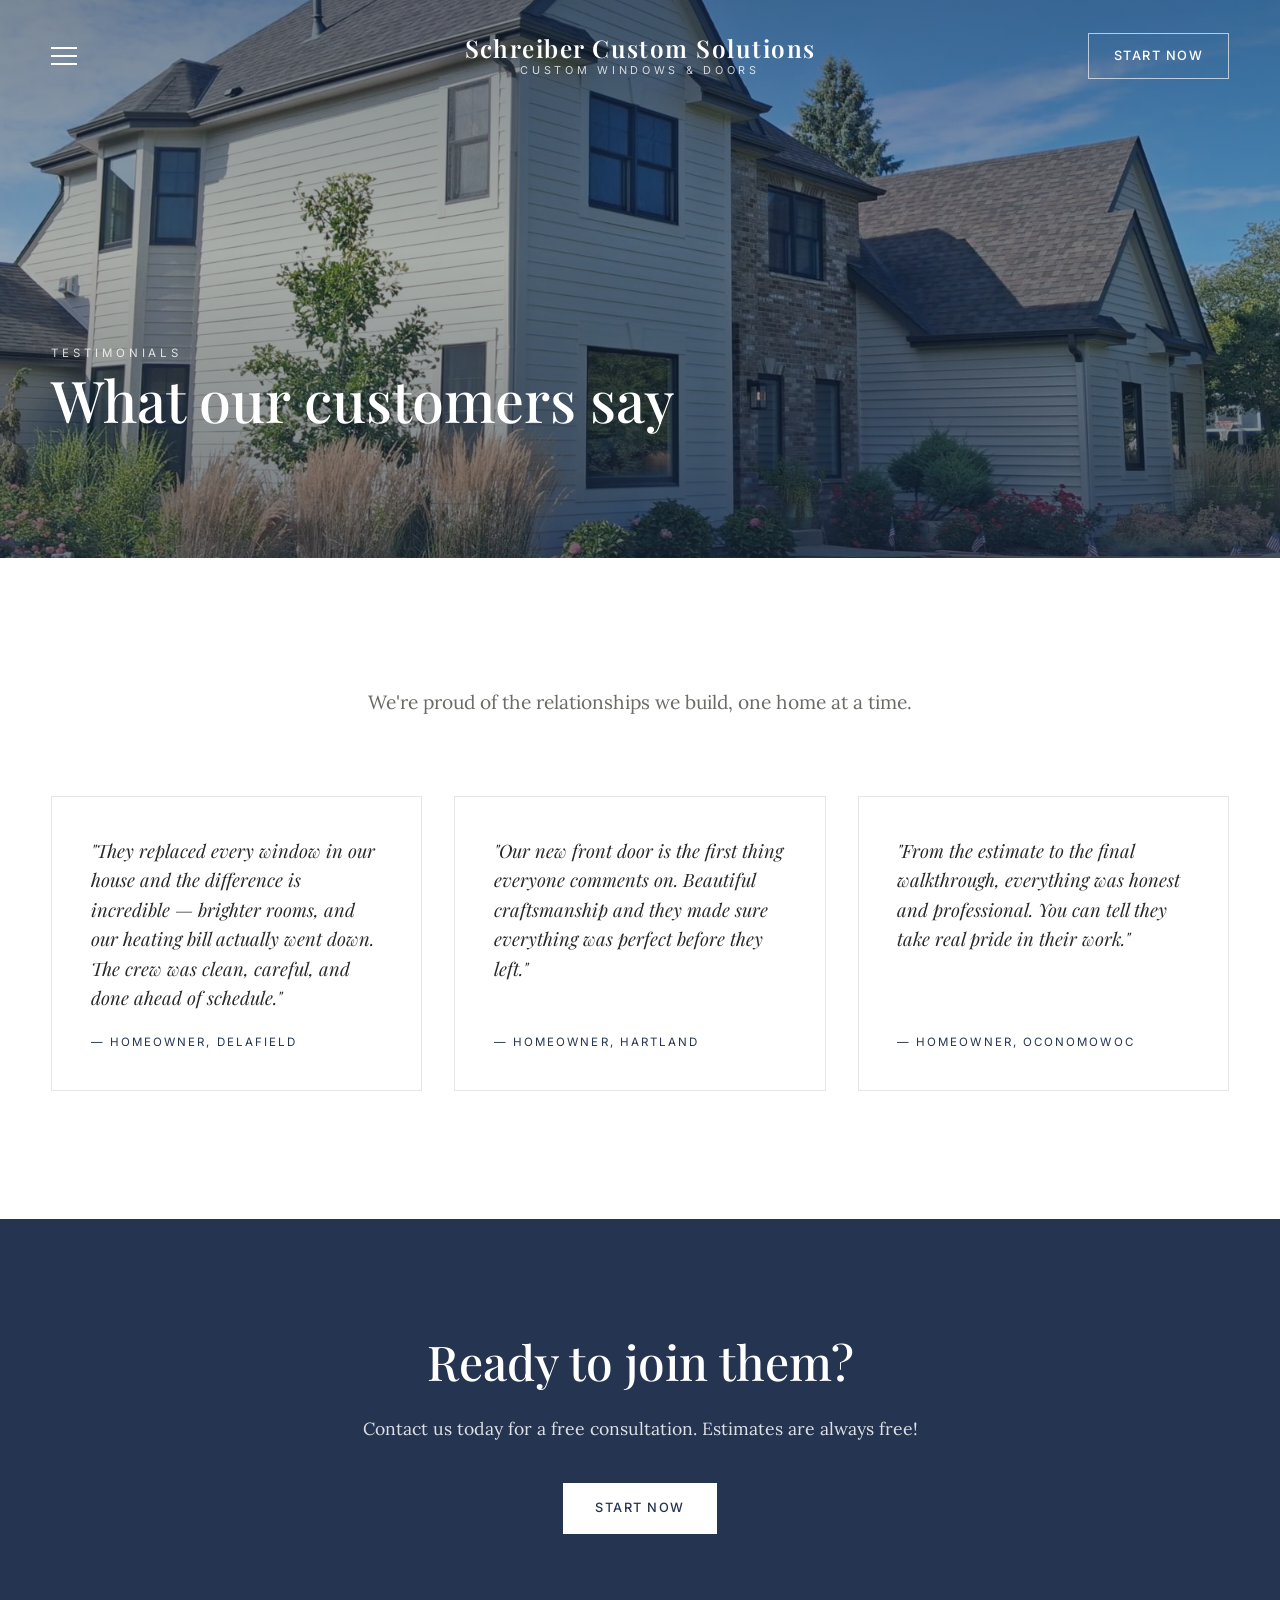
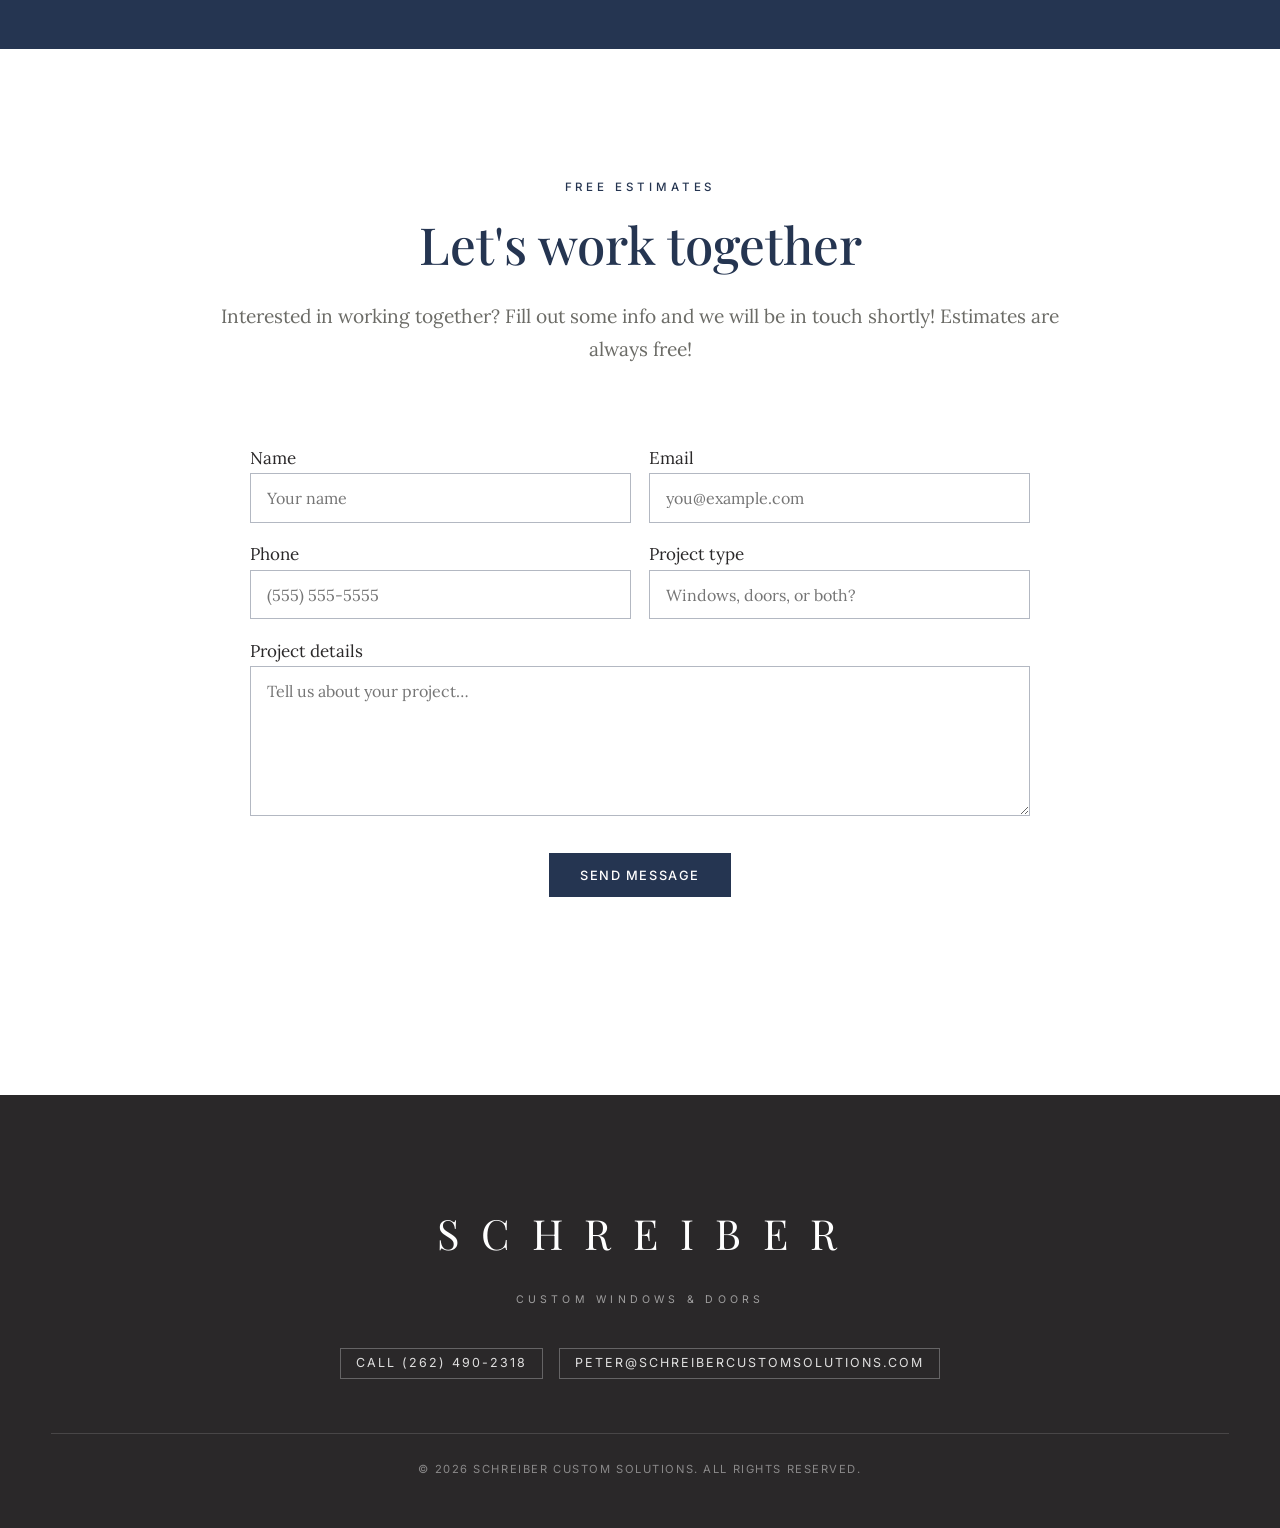
<file: testimonials.html>
<!DOCTYPE html>
<html lang="en">
<head>
  <meta charset="UTF-8" />
  <meta name="viewport" content="width=device-width, initial-scale=1.0" />
  <title>Testimonials — Schreiber Custom Solutions</title>
  <meta name="description" content="Hear from homeowners about their custom windows and doors experience with Schreiber Custom Solutions." />
  <link rel="icon" href="data:image/svg+xml,%3Csvg xmlns='http://www.w3.org/2000/svg' viewBox='0 0 64 64'%3E%3Crect width='64' height='64' fill='%23253551'/%3E%3Ctext x='32' y='45' font-family='Georgia,serif' font-size='38' fill='%23fff' text-anchor='middle'%3ES%3C/text%3E%3C/svg%3E" />
  <link rel="preconnect" href="https://fonts.googleapis.com" />
  <link rel="preconnect" href="https://fonts.gstatic.com" crossorigin />
  <link href="https://fonts.googleapis.com/css2?family=Playfair+Display:ital,wght@0,400;0,500;0,600;1,400&family=Lora:ital,wght@0,400;0,500;1,400&family=Inter:wght@400;500;600&display=swap" rel="stylesheet" />
  <link rel="stylesheet" href="css/style.css" />
</head>
<body>

  <!-- ================= HEADER ================= -->
  <header class="site-header">
    <div class="header-inner">
      <button class="menu-toggle" aria-label="Open menu" aria-expanded="false">
        <span class="bar"></span><span class="bar"></span><span class="bar"></span>
      </button>

      <nav class="main-nav main-nav--left" aria-label="Primary">
        <a href="index.html">Home</a>
        <a href="windows.html">Windows</a>
        <a href="doors.html">Doors</a>
      </nav>

      <a href="index.html" class="brand">
        <span class="brand-name">Schreiber Custom Solutions</span>
        <span class="brand-tag">Custom Windows &amp; Doors</span>
      </a>

      <nav class="main-nav main-nav--right" aria-label="Secondary">
        <a href="testimonials.html" class="is-active">Testimonials</a>
        <a href="contact-us.html">Contact Us</a>
        <a href="our-story.html">Our Story</a>
        <a href="blog.html">Blog</a>
      </nav>

      <div class="header-cta">
        <a href="contact-us.html" class="btn btn-ghost">Start Now</a>
      </div>
    </div>
  </header>

  <!-- Mobile menu overlay -->
  <div class="mobile-menu">
    <button class="mobile-menu-close" aria-label="Close menu">&times;</button>
    <a href="index.html">Home</a>
    <a href="windows.html">Windows</a>
    <a href="doors.html">Doors</a>
    <a href="testimonials.html">Testimonials</a>
    <a href="contact-us.html">Contact Us</a>
    <a href="our-story.html">Our Story</a>
    <a href="blog.html">Blog</a>
    <a href="contact-us.html" class="btn btn-light">Start Now</a>
  </div>

  <main id="page">

    <!-- ================= HERO ================= -->
    <section class="hero hero--page" aria-label="Testimonials">
      <div class="hero-media">
        <img src="media/photo-5.jpg" alt="Happy homeowner with new windows and doors" />
      </div>
      <div class="hero-overlay"></div>
      <div class="hero-content">
        <span class="hero-kicker">Testimonials</span>
        <h1>What our customers say</h1>
      </div>
    </section>

    <!-- ================= TESTIMONIALS ================= -->
    <section class="section">
      <div class="wrap">
        <div class="section-head" data-reveal>
          <p class="lead">
            We're proud of the relationships we build, one home at a time.
          </p>
        </div>

        <!-- TODO: replace these placeholder quotes with Pete's real reviews -->
        <div class="testimonial-grid" data-reveal>
          <article class="testimonial">
            <blockquote>
              "They replaced every window in our house and the difference is
              incredible — brighter rooms, and our heating bill actually went
              down. The crew was clean, careful, and done ahead of schedule."
            </blockquote>
            <footer class="attribution">— Homeowner, Delafield</footer>
          </article>

          <article class="testimonial">
            <blockquote>
              "Our new front door is the first thing everyone comments on.
              Beautiful craftsmanship and they made sure everything was
              perfect before they left."
            </blockquote>
            <footer class="attribution">— Homeowner, Hartland</footer>
          </article>

          <article class="testimonial">
            <blockquote>
              "From the estimate to the final walkthrough, everything was
              honest and professional. You can tell they take real pride in
              their work."
            </blockquote>
            <footer class="attribution">— Homeowner, Oconomowoc</footer>
          </article>
        </div>
      </div>
    </section>

    <!-- ================= CTA ================= -->
    <section class="cta-band">
      <div class="wrap" data-reveal>
        <h2>Ready to join them?</h2>
        <p>
          Contact us today for a free consultation. Estimates are always free!
        </p>
        <a href="contact-us.html" class="btn btn-light">Start Now</a>
      </div>
    </section>

    <!-- ================= LET'S WORK TOGETHER ================= -->
    <section class="section" id="work-together">
      <div class="wrap">
        <div class="section-head" data-reveal>
          <span class="kicker">Free estimates</span>
          <h2>Let's work together</h2>
          <p class="lead">
            Interested in working together? Fill out some info and we will be
            in touch shortly! Estimates are always free!
          </p>
        </div>

        <form class="contact-form form-grid" data-reveal novalidate>
          <label class="form-field">
            <span>Name</span>
            <input type="text" name="name" placeholder="Your name" required />
          </label>
          <label class="form-field">
            <span>Email</span>
            <input type="email" name="email" placeholder="you@example.com" required />
          </label>
          <label class="form-field">
            <span>Phone</span>
            <input type="tel" name="phone" placeholder="(555) 555-5555" />
          </label>
          <label class="form-field">
            <span>Project type</span>
            <input type="text" name="project" placeholder="Windows, doors, or both?" />
          </label>
          <label class="form-field form-field--full">
            <span>Project details</span>
            <textarea name="message" placeholder="Tell us about your project…"></textarea>
          </label>
          <div class="form-actions">
            <button type="submit" class="btn btn-primary">Send Message</button>
          </div>
          <p class="form-status" aria-live="polite"></p>
        </form>
      </div>
    </section>

  </main>

  <!-- ================= FOOTER ================= -->
  <footer class="site-footer">
    <div class="wrap">
      <div class="footer-brand">S C H R E I B E R</div>
      <div class="footer-tag">Custom Windows &amp; Doors</div>
      <div class="footer-contact">
        <!-- Contact details are set in js/main.js (SITE_CONFIG) -->
        <a href="tel:+12624902318" data-phone-link>Call (262) 490-2318</a>
        <a href="mailto:peter@schreibercustomsolutions.com" data-email-link>peter@schreibercustomsolutions.com</a>
      </div>
      <div class="footer-bottom">© 2026 Schreiber Custom Solutions. All rights reserved.</div>
    </div>
  </footer>

  <script src="js/main.js"></script>
</body>
</html>
</file>
<file: css/style.css>
/* ============================================================
   Schreiber Custom Solutions — custom windows & doors
   Design language recreated from creamcityremodeling.com:
   - Headings: Playfair Display (ref: minerva-modern)
   - Body:     Lora                (ref: anziano)
   - UI:       Inter               (ref: aktiv-grotesk)
   - Navy #253551  /  warm light #E0E0DB  /  near-black #2A2829
   ============================================================ */

:root {
  --navy: #253551;
  --navy-deep: #1b2940;
  --navy-soft: rgba(37, 53, 81, 0.86);
  --light: #e0e0db;
  --ink: #2a2829;
  --white: #ffffff;
  --gray: #6b6b66;

  --font-heading: "Playfair Display", Georgia, serif;
  --font-body: "Lora", Georgia, serif;
  --font-ui: "Inter", "Helvetica Neue", Helvetica, Arial, sans-serif;

  --site-max: 1500px;
  --gutter: clamp(20px, 4vw, 64px);
  --section-pad: clamp(72px, 10vw, 140px);

  --shadow: 0 20px 60px rgba(20, 30, 45, 0.18);
  --ease: cubic-bezier(0.22, 0.61, 0.36, 1);
}

/* ---------- Reset / base ---------- */
*,
*::before,
*::after {
  box-sizing: border-box;
  margin: 0;
  padding: 0;
}

html {
  scroll-behavior: smooth;
  -webkit-text-size-adjust: 100%;
}

body {
  font-family: var(--font-body);
  color: var(--ink);
  background: var(--white);
  line-height: 1.75;
  font-size: 1.0625rem;
  -webkit-font-smoothing: antialiased;
}

img {
  display: block;
  max-width: 100%;
}

a {
  color: inherit;
  text-decoration: none;
}

h1, h2, h3, h4 {
  font-family: var(--font-heading);
  font-weight: 600;
  line-height: 1.15;
  color: var(--navy);
}

p {
  margin: 0 0 1.1em;
}

.wrap {
  max-width: var(--site-max);
  margin: 0 auto;
  padding: 0 var(--gutter);
}

/* ---------- Buttons ---------- */
.btn {
  display: inline-block;
  font-family: var(--font-ui);
  font-size: 0.8rem;
  font-weight: 500;
  letter-spacing: 0.12em;
  text-transform: uppercase;
  padding: 1.05em 2.4em;
  border: 1px solid transparent;
  border-radius: 0;
  cursor: pointer;
  text-align: center;
  transition: background-color 0.3s var(--ease), color 0.3s var(--ease),
    border-color 0.3s var(--ease), transform 0.3s var(--ease);
}

.btn-primary {
  background: var(--navy);
  color: var(--white);
}

.btn-primary:hover {
  background: var(--navy-deep);
  transform: translateY(-2px);
}

.btn-light {
  background: var(--white);
  color: var(--navy);
}

.btn-light:hover {
  background: var(--light);
  transform: translateY(-2px);
}

.btn-ghost {
  background: transparent;
  color: var(--white);
  border-color: rgba(255, 255, 255, 0.65);
}

.btn-ghost:hover {
  background: var(--white);
  color: var(--navy);
  border-color: var(--white);
}

.btn-dark-ghost {
  background: transparent;
  color: var(--navy);
  border-color: var(--navy);
}

.btn-dark-ghost:hover {
  background: var(--navy);
  color: var(--white);
}

/* ---------- Header ---------- */
.site-header {
  position: fixed;
  inset: 0 0 auto 0;
  z-index: 100;
  color: var(--white);
  transition: background-color 0.35s var(--ease), box-shadow 0.35s var(--ease);
}

.site-header.is-solid {
  background: var(--navy-soft);
  box-shadow: 0 2px 24px rgba(0, 0, 0, 0.25);
  backdrop-filter: blur(10px);
  -webkit-backdrop-filter: blur(10px);
}

.header-inner {
  max-width: var(--site-max);
  margin: 0 auto;
  padding: 0 var(--gutter);
  display: grid;
  grid-template-columns: 1fr auto 1fr;
  align-items: center;
  min-height: 112px;
  gap: 1rem;
}

.brand {
  text-align: center;
  line-height: 1.1;
}

.brand-name {
  font-family: var(--font-heading);
  font-size: clamp(1.3rem, 1.9vw, 2rem);
  font-weight: 600;
  letter-spacing: 0.06em;
  color: var(--white);
}

.brand-tag {
  display: block;
  font-family: var(--font-ui);
  font-size: 0.68rem;
  letter-spacing: 0.34em;
  text-transform: uppercase;
  color: rgba(255, 255, 255, 0.78);
  margin-top: 4px;
}

.main-nav {
  display: flex;
  align-items: center;
  gap: clamp(0.8rem, 1.5vw, 1.6rem);
}

.main-nav--left {
  justify-content: flex-end;
}

.main-nav--right {
  justify-content: flex-start;
}

.main-nav a {
  font-family: var(--font-ui);
  font-size: 1.2rem;
  font-weight: 500;
  letter-spacing: 0.05em;
  text-transform: uppercase;
  color: var(--white);
  position: relative;
  padding: 0.3em 0;
  white-space: nowrap;
  transition: opacity 0.25s ease;
}

.main-nav a::after {
  content: "";
  position: absolute;
  left: 0;
  bottom: 0;
  width: 100%;
  height: 1px;
  background: var(--white);
  transform: scaleX(0);
  transform-origin: left;
  transition: transform 0.3s var(--ease);
}

.main-nav a:hover::after,
.main-nav a.is-active::after {
  transform: scaleX(1);
}

.main-nav a:hover {
  opacity: 0.85;
}

.header-cta {
  grid-column: 3;
  justify-self: end;
}

.header-cta .btn {
  padding: 0.85em 1.9em;
}

/* Mobile menu button */
.menu-toggle {
  display: none;
  background: none;
  border: 0;
  cursor: pointer;
  color: var(--white);
  z-index: 120;
}

.menu-toggle .bar {
  display: block;
  width: 26px;
  height: 2px;
  background: currentColor;
  margin: 6px 0;
  transition: transform 0.3s var(--ease), opacity 0.3s var(--ease);
}

/* ---------- Mobile menu overlay ---------- */
.mobile-menu {
  position: fixed;
  inset: 0;
  z-index: 110;
  background: var(--navy);
  color: var(--white);
  display: flex;
  flex-direction: column;
  align-items: center;
  justify-content: center;
  gap: 0.4rem;
  opacity: 0;
  visibility: hidden;
  transition: opacity 0.35s var(--ease), visibility 0.35s var(--ease);
}

.mobile-menu.is-open {
  opacity: 1;
  visibility: visible;
}

.mobile-menu a {
  font-family: var(--font-heading);
  font-size: clamp(1.6rem, 6vw, 2.4rem);
  color: var(--white);
  padding: 0.35rem 0;
  opacity: 0;
  transform: translateY(14px);
  transition: opacity 0.4s var(--ease), transform 0.4s var(--ease);
}

.mobile-menu.is-open a {
  opacity: 1;
  transform: none;
}

.mobile-menu .btn {
  margin-top: 1.4rem;
}

.mobile-menu-close {
  position: absolute;
  top: 24px;
  right: 24px;
  background: none;
  border: 0;
  color: var(--white);
  font-size: 2.4rem;
  line-height: 1;
  cursor: pointer;
}

/* ---------- Hero ---------- */
.hero {
  position: relative;
  min-height: 100vh;
  display: flex;
  align-items: center;
  justify-content: center;
  text-align: center;
  color: var(--white);
  overflow: hidden;
  background: var(--navy-deep);
}

.hero-media {
  position: absolute;
  inset: 0;
}

.hero-media video,
.hero-media img {
  width: 100%;
  height: 100%;
  object-fit: cover;
}

.hero-overlay {
  position: absolute;
  inset: 0;
  background: linear-gradient(
    180deg,
    rgba(27, 41, 64, 0.55) 0%,
    rgba(27, 41, 64, 0.38) 45%,
    rgba(27, 41, 64, 0.62) 100%
  );
}

.hero-content {
  position: relative;
  z-index: 2;
  padding: 120px var(--gutter) 60px;
}

.hero h1 {
  color: var(--white);
  font-size: clamp(2.4rem, 6vw, 4.6rem);
  font-weight: 500;
  margin-bottom: 0.4em;
}

.hero .lead {
  font-size: clamp(1.05rem, 1.6vw, 1.35rem);
  color: rgba(255, 255, 255, 0.92);
  max-width: 46ch;
  margin: 0 auto 2.2em;
}

.hero-actions {
  display: flex;
  gap: 1rem;
  justify-content: center;
  flex-wrap: wrap;
}

/* Small subpage hero */
.hero--page {
  min-height: 62vh;
  align-items: flex-end;
  justify-content: flex-start;
  text-align: left;
}

.hero--page .hero-content {
  padding-bottom: clamp(56px, 8vw, 110px);
}

.hero--page .hero-kicker {
  font-family: var(--font-ui);
  font-size: 0.72rem;
  letter-spacing: 0.34em;
  text-transform: uppercase;
  color: rgba(255, 255, 255, 0.8);
  margin-bottom: 1rem;
}

.hero--page h1 {
  font-size: clamp(2rem, 4.6vw, 3.6rem);
  max-width: 22ch;
}

/* ---------- Sections ---------- */
.section {
  padding: var(--section-pad) 0;
}

.section--light {
  background: var(--light);
}

.section--navy {
  background: var(--navy);
  color: var(--white);
}

.section--navy h2,
.section--navy h3 {
  color: var(--white);
}

.section-head {
  text-align: center;
  max-width: 900px;
  margin: 0 auto clamp(48px, 6vw, 84px);
}

.kicker {
  font-family: var(--font-ui);
  font-size: 0.72rem;
  font-weight: 500;
  letter-spacing: 0.34em;
  text-transform: uppercase;
  color: var(--navy);
  margin-bottom: 1.1rem;
  display: block;
}

.section--navy .kicker {
  color: rgba(255, 255, 255, 0.75);
}

.section-head h2 {
  font-size: clamp(2rem, 4.4vw, 3.2rem);
  font-weight: 500;
  margin-bottom: 0.5em;
}

.section-head .lead {
  font-size: clamp(1.05rem, 1.5vw, 1.25rem);
  color: var(--gray);
}

.section--navy .section-head .lead {
  color: rgba(255, 255, 255, 0.85);
}

/* Intro band (big serif paragraph, like the reference) */
.intro-band {
  text-align: center;
  max-width: 980px;
  margin: 0 auto;
}

.intro-band p {
  font-family: var(--font-heading);
  font-size: clamp(1.3rem, 2.4vw, 1.85rem);
  font-weight: 400;
  line-height: 1.55;
  color: var(--navy);
  margin: 0;
}

.intro-band p em {
  font-style: italic;
}

/* ---------- Feature split (windows / doors) ---------- */
.feature-grid {
  display: grid;
  grid-template-columns: 1fr 1fr;
  gap: clamp(32px, 5vw, 80px);
  align-items: center;
}

.feature-grid + .feature-grid {
  margin-top: var(--section-pad);
}

.feature-media {
  position: relative;
  overflow: hidden;
  aspect-ratio: 4 / 3;
  box-shadow: var(--shadow);
}

.feature-media img {
  width: 100%;
  height: 100%;
  object-fit: cover;
  transition: transform 1.2s var(--ease);
}

.feature-grid:hover .feature-media img {
  transform: scale(1.05);
}

.feature-copy h3 {
  font-size: clamp(1.6rem, 3vw, 2.4rem);
  font-weight: 500;
  margin-bottom: 0.5em;
}

.feature-copy p {
  color: var(--gray);
  margin-bottom: 1.8em;
}

/* ---------- Story ---------- */
.story-grid {
  display: grid;
  grid-template-columns: 5fr 7fr;
  gap: clamp(32px, 5vw, 80px);
  align-items: center;
}

.story-copy p {
  color: var(--ink);
  font-size: 1.12rem;
}

.story-list {
  list-style: none;
  margin-top: 1.6rem;
  columns: 2;
  gap: 0.6rem 2rem;
}

.story-list li {
  font-family: var(--font-ui);
  font-size: 0.82rem;
  letter-spacing: 0.1em;
  text-transform: uppercase;
  color: var(--navy);
  padding: 0.4rem 0 0.4rem 1.3rem;
  position: relative;
}

.story-list li::before {
  content: "";
  position: absolute;
  left: 0;
  top: 50%;
  width: 6px;
  height: 6px;
  background: var(--navy);
  transform: translateY(-50%);
}

.story-media {
  position: relative;
  overflow: hidden;
  aspect-ratio: 4 / 5;
  box-shadow: var(--shadow);
}

.story-media img {
  width: 100%;
  height: 100%;
  object-fit: cover;
}

/* ---------- Gallery ---------- */
.gallery-grid {
  display: grid;
  grid-template-columns: repeat(3, 1fr);
  gap: clamp(14px, 2vw, 24px);
}

.gallery-item {
  position: relative;
  overflow: hidden;
  cursor: pointer;
  aspect-ratio: 4 / 3;
  background: var(--light);
}

.gallery-item--tall {
  aspect-ratio: 3 / 4;
}

.gallery-item--wide {
  grid-column: 1 / -1;
  aspect-ratio: 21 / 9;
}

.gallery-item img {
  width: 100%;
  height: 100%;
  object-fit: cover;
  transition: transform 1s var(--ease), opacity 0.5s ease;
}

.gallery-item:hover img {
  transform: scale(1.06);
}

.gallery-item .gallery-caption {
  position: absolute;
  inset: auto 0 0 0;
  padding: 1.4rem 1.2rem 1.1rem;
  background: linear-gradient(transparent, rgba(27, 41, 64, 0.85));
  color: var(--white);
  font-family: var(--font-ui);
  font-size: 0.74rem;
  letter-spacing: 0.16em;
  text-transform: uppercase;
  opacity: 0;
  transform: translateY(8px);
  transition: opacity 0.4s var(--ease), transform 0.4s var(--ease);
}

.gallery-item:hover .gallery-caption {
  opacity: 1;
  transform: none;
}

/* Lightbox */
.lightbox {
  position: fixed;
  inset: 0;
  z-index: 200;
  background: rgba(20, 25, 35, 0.94);
  display: flex;
  align-items: center;
  justify-content: center;
  opacity: 0;
  visibility: hidden;
  transition: opacity 0.3s var(--ease), visibility 0.3s var(--ease);
}

.lightbox.is-open {
  opacity: 1;
  visibility: visible;
}

.lightbox img {
  max-width: 88vw;
  max-height: 84vh;
  object-fit: contain;
  box-shadow: 0 30px 90px rgba(0, 0, 0, 0.5);
}

.lightbox-close {
  position: absolute;
  top: 22px;
  right: 28px;
  background: none;
  border: 0;
  color: var(--white);
  font-size: 2.6rem;
  line-height: 1;
  cursor: pointer;
}

.lightbox-caption {
  position: absolute;
  bottom: 26px;
  left: 0;
  right: 0;
  text-align: center;
  color: rgba(255, 255, 255, 0.8);
  font-family: var(--font-ui);
  font-size: 0.78rem;
  letter-spacing: 0.16em;
  text-transform: uppercase;
}

/* ---------- CTA band ---------- */
.cta-band {
  background: var(--navy);
  color: var(--white);
  text-align: center;
  padding: clamp(72px, 9vw, 120px) 0;
}

.cta-band h2 {
  color: var(--white);
  font-size: clamp(1.9rem, 4vw, 3rem);
  font-weight: 500;
  margin-bottom: 0.5em;
}

.cta-band p {
  color: rgba(255, 255, 255, 0.85);
  max-width: 52ch;
  margin: 0 auto 2.2em;
  font-size: 1.1rem;
}

/* ---------- Form ---------- */
.form-grid {
  display: grid;
  grid-template-columns: 1fr 1fr;
  gap: 1.1rem;
  max-width: 780px;
  margin: 0 auto;
}

.form-field {
  display: block;
}

.form-field--full {
  grid-column: 1 / -1;
}

.form-field label {
  display: block;
  font-family: var(--font-ui);
  font-size: 0.7rem;
  font-weight: 500;
  letter-spacing: 0.18em;
  text-transform: uppercase;
  color: var(--navy);
  margin-bottom: 0.45rem;
}

.form-field input,
.form-field textarea {
  width: 100%;
  font-family: var(--font-body);
  font-size: 1rem;
  color: var(--ink);
  background: var(--white);
  border: 1px solid rgba(37, 53, 81, 0.35);
  border-radius: 0;
  padding: 0.85em 1em;
  transition: border-color 0.25s ease, box-shadow 0.25s ease;
}

.form-field textarea {
  min-height: 150px;
  resize: vertical;
}

.form-field input:focus,
.form-field textarea:focus {
  outline: none;
  border-color: var(--navy);
  box-shadow: 0 0 0 3px rgba(37, 53, 81, 0.12);
}

.form-actions {
  grid-column: 1 / -1;
  text-align: center;
  margin-top: 0.6rem;
}

.form-note {
  text-align: center;
  font-family: var(--font-ui);
  font-size: 0.8rem;
  letter-spacing: 0.06em;
  color: var(--gray);
  margin-top: 1.2rem;
}

.form-status {
  text-align: center;
  font-family: var(--font-ui);
  font-size: 0.9rem;
  margin-top: 1rem;
  min-height: 1.4em;
  color: var(--navy);
}

/* Section-navy form variant */
.section--navy .form-field label {
  color: rgba(255, 255, 255, 0.85);
}

.section--navy .form-field input,
.section--navy .form-field textarea {
  background: rgba(255, 255, 255, 0.06);
  border-color: rgba(255, 255, 255, 0.35);
  color: var(--white);
}

.section--navy .form-field input::placeholder,
.section--navy .form-field textarea::placeholder {
  color: rgba(255, 255, 255, 0.5);
}

.section--navy .form-note {
  color: rgba(255, 255, 255, 0.7);
}

.section--navy .form-status {
  color: var(--white);
}

/* ---------- Contact info ---------- */
.contact-grid {
  display: grid;
  grid-template-columns: 1fr 1fr;
  gap: clamp(32px, 5vw, 80px);
  align-items: start;
}

.contact-block {
  margin-bottom: 2rem;
}

.contact-block h3 {
  font-size: 1.4rem;
  font-weight: 500;
  margin-bottom: 0.5rem;
}

.contact-block p,
.contact-block a {
  color: var(--gray);
  font-size: 1.05rem;
}

.contact-block a:hover {
  color: var(--navy);
  text-decoration: underline;
}

/* ---------- Testimonials ---------- */
.testimonial-grid {
  display: grid;
  grid-template-columns: repeat(3, 1fr);
  gap: clamp(20px, 2.5vw, 32px);
}

.testimonial {
  background: var(--white);
  border: 1px solid rgba(37, 53, 81, 0.12);
  padding: clamp(24px, 3vw, 40px);
  display: flex;
  flex-direction: column;
  gap: 1.2rem;
}

.testimonial blockquote {
  font-family: var(--font-heading);
  font-size: 1.15rem;
  font-style: italic;
  line-height: 1.6;
  color: var(--ink);
}

.testimonial .attribution {
  margin-top: auto;
  font-family: var(--font-ui);
  font-size: 0.72rem;
  letter-spacing: 0.18em;
  text-transform: uppercase;
  color: var(--navy);
}

/* ---------- Blog ---------- */
.blog-empty {
  text-align: center;
  padding: var(--section-pad) 0;
}

.blog-empty h2 {
  margin-bottom: 0.6em;
}

.blog-empty p {
  color: var(--gray);
  max-width: 52ch;
  margin: 0 auto;
}

/* ---------- Footer ---------- */
.site-footer {
  background: var(--ink);
  color: rgba(255, 255, 255, 0.85);
  padding: clamp(64px, 8vw, 110px) 0 48px;
  text-align: center;
}

.footer-brand {
  font-family: var(--font-heading);
  font-size: clamp(1.6rem, 3.4vw, 2.6rem);
  color: var(--white);
  letter-spacing: 0.14em;
  margin-bottom: 0.5em;
}

.footer-tag {
  font-family: var(--font-ui);
  font-size: 0.66rem;
  letter-spacing: 0.4em;
  text-transform: uppercase;
  color: rgba(255, 255, 255, 0.55);
  margin-bottom: 2.4rem;
}

.footer-contact {
  display: flex;
  gap: 1rem;
  justify-content: center;
  flex-wrap: wrap;
  font-family: var(--font-ui);
  font-size: 0.78rem;
  letter-spacing: 0.16em;
  text-transform: uppercase;
}

.footer-contact a {
  color: rgba(255, 255, 255, 0.85);
  padding: 0.3em 1.2em;
  border: 1px solid rgba(255, 255, 255, 0.28);
  transition: border-color 0.3s ease, color 0.3s ease, background 0.3s ease;
}

.footer-contact a:hover {
  border-color: var(--white);
  color: var(--white);
  background: rgba(255, 255, 255, 0.06);
}

.footer-bottom {
  margin-top: 3.4rem;
  padding-top: 1.6rem;
  border-top: 1px solid rgba(255, 255, 255, 0.14);
  font-family: var(--font-ui);
  font-size: 0.7rem;
  letter-spacing: 0.14em;
  text-transform: uppercase;
  color: rgba(255, 255, 255, 0.45);
}

/* ---------- Reveal on scroll ---------- */
html.js [data-reveal] {
  opacity: 0;
  transform: translateY(28px);
  transition: opacity 0.9s var(--ease), transform 0.9s var(--ease);
}

html.js [data-reveal].is-visible {
  opacity: 1;
  transform: none;
}

/* ---------- Responsive ---------- */
@media (max-width: 1100px) {
  .main-nav {
    gap: 1.1rem;
  }
}

/* Collapse to the hamburger menu only below tablet-ish widths so all tabs
   stay visible on laptops */
@media (max-width: 1400px) {
  .main-nav {
    display: none;
  }

  .menu-toggle {
    display: block;
    grid-column: 1;
    justify-self: start;
  }
}

@media (max-width: 940px) {
  .header-inner {
    grid-template-columns: 1fr auto 1fr;
  }

  .header-cta {
    grid-column: 3;
  }

  .feature-grid,
  .story-grid,
  .contact-grid {
    grid-template-columns: 1fr;
  }

  .feature-media {
    aspect-ratio: 4 / 3;
  }

  .feature-media--second {
    order: -1;
  }

  .gallery-grid,
  .testimonial-grid {
    grid-template-columns: 1fr 1fr;
  }

  .form-grid {
    grid-template-columns: 1fr;
  }
}

@media (max-width: 620px) {
  .gallery-grid,
  .testimonial-grid {
    grid-template-columns: 1fr;
  }

  .story-list {
    columns: 1;
  }

  .header-cta {
    display: none;
  }
}
</file>
